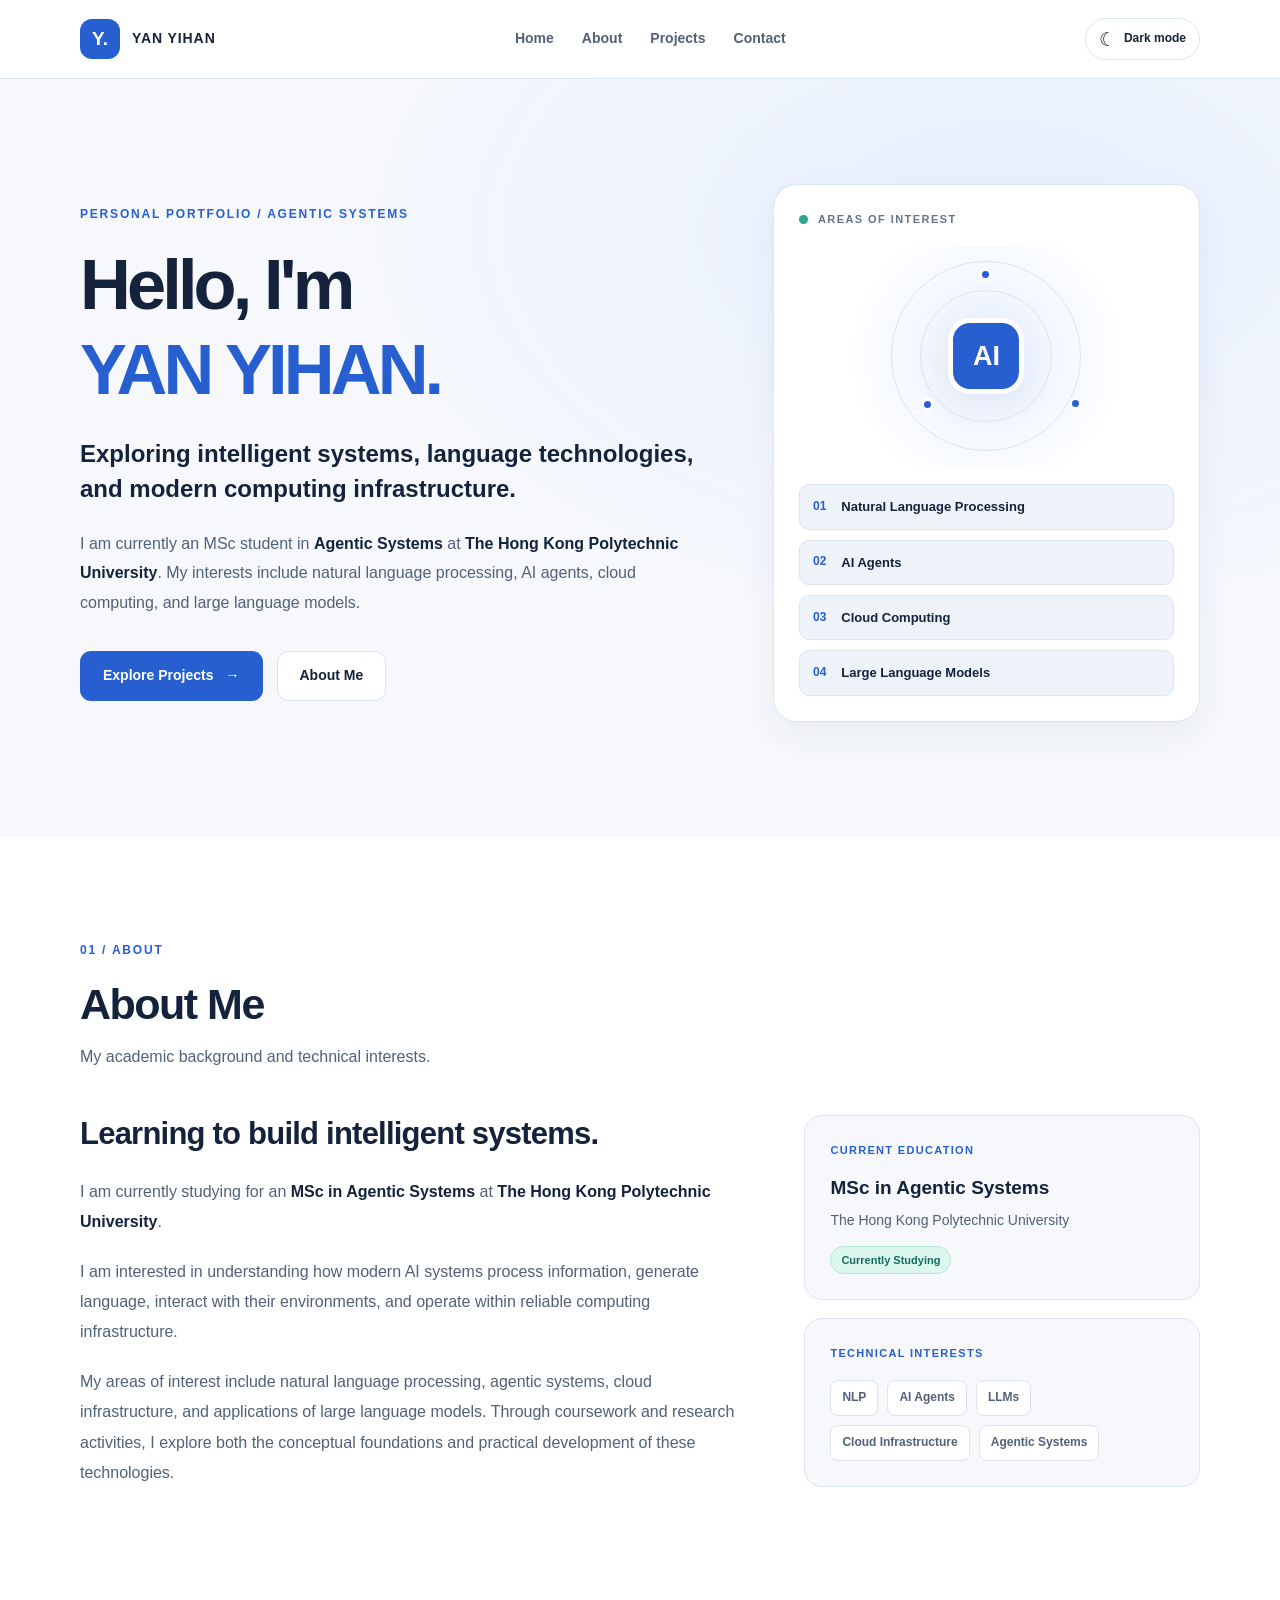
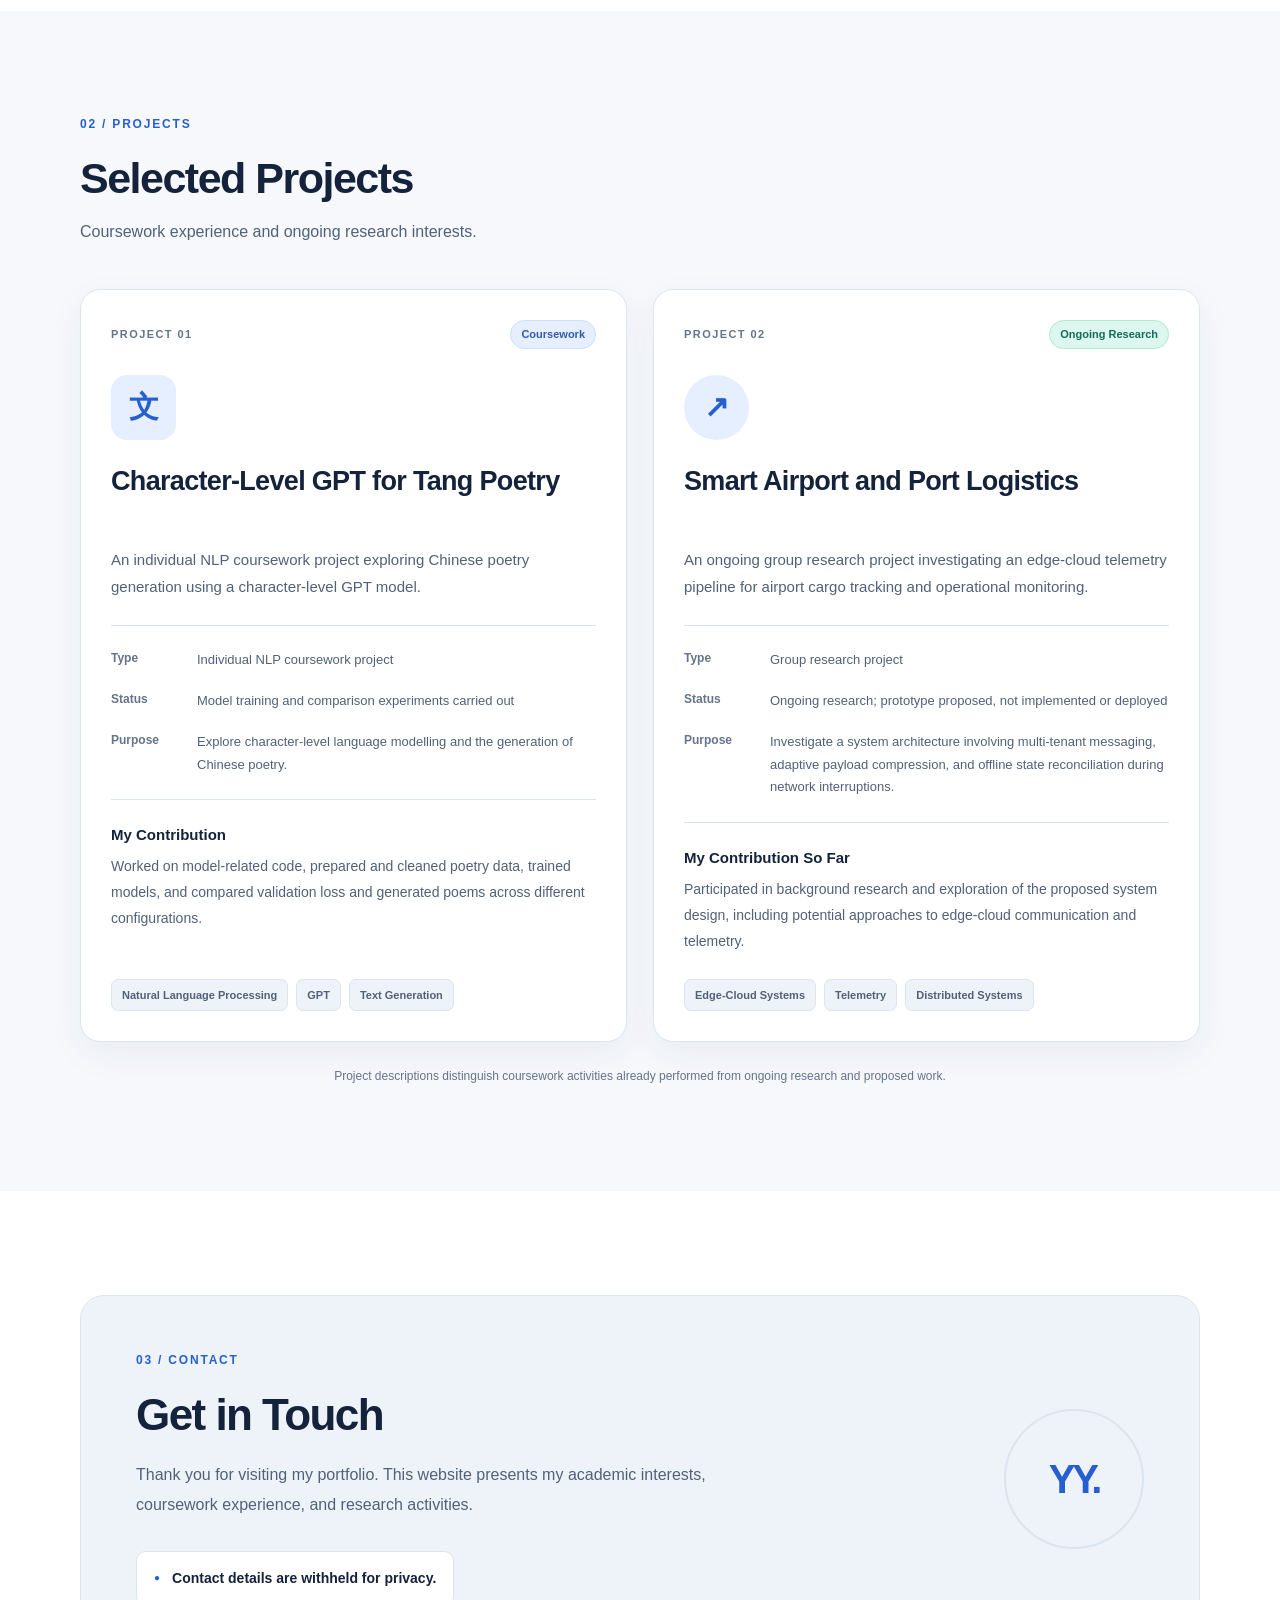
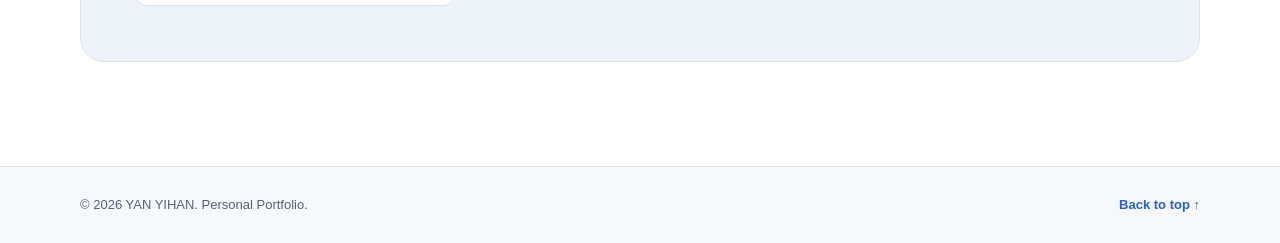
<file: v0/index.html>
<!DOCTYPE html>
<html lang="en" data-theme="light">
<head>
    <meta charset="UTF-8">
    <meta name="viewport" content="width=device-width, initial-scale=1.0">
    <meta name="description"
          content="Personal portfolio of YAN YIHAN, an MSc student in Agentic Systems at The Hong Kong Polytechnic University.">

    <title>YAN YIHAN | Personal Portfolio</title>

    <link rel="stylesheet" href="styles.css">
    <script src="script.js" defer></script>
</head>

<body>
    <!-- Accessibility: skip navigation -->
    <a class="skip-link" href="#main-content">
        Skip to main content
    </a>

    <!-- Header -->
    <header class="site-header">
        <div class="container header-inner">

            <a href="#home" class="brand" aria-label="YAN YIHAN, Home">
                <span class="brand-symbol" aria-hidden="true">Y.</span>
                <span class="brand-name">YAN YIHAN</span>
            </a>

            <nav class="main-nav" aria-label="Main navigation">
                <a href="#home">Home</a>
                <a href="#about">About</a>
                <a href="#projects">Projects</a>
                <a href="#contact">Contact</a>
            </nav>

            <button
                id="theme-toggle"
                class="theme-toggle"
                type="button"
                aria-label="Switch to dark mode"
                aria-pressed="false"
            >
                <span class="theme-toggle__icon" aria-hidden="true">
                    ☾
                </span>
                <span class="theme-toggle__label">Dark mode</span>
            </button>

        </div>
    </header>

    <!-- Main content -->
    <main id="main-content">

        <!-- Home -->
        <section id="home" class="hero-section">
            <div class="container hero-grid">

                <div class="hero-content">

                    <p class="eyebrow">
                        PERSONAL PORTFOLIO / AGENTIC SYSTEMS
                    </p>

                    <h1>
                        Hello, I'm
                        <span class="accent-text">YAN YIHAN.</span>
                    </h1>

                    <p class="hero-lead">
                        Exploring intelligent systems,
                        language technologies, and
                        modern computing infrastructure.
                    </p>

                    <p class="hero-description">
                        I am currently an MSc student in
                        <strong>Agentic Systems</strong> at
                        <strong>The Hong Kong Polytechnic University</strong>.
                        My interests include natural language processing,
                        AI agents, cloud computing, and large language models.
                    </p>

                    <div class="hero-actions">
                        <a href="#projects" class="button button-primary">
                            Explore Projects
                            <span aria-hidden="true">→</span>
                        </a>

                        <a href="#about" class="button button-secondary">
                            About Me
                        </a>
                    </div>

                </div>

                <!-- Decorative focus panel -->
                <aside class="focus-panel" aria-label="Research interests">

                    <div class="focus-panel-header">
                        <span class="focus-dot" aria-hidden="true"></span>
                        <span>AREAS OF INTEREST</span>
                    </div>

                    <div class="focus-graphic" aria-hidden="true">
                        <div class="orbit orbit-outer"></div>
                        <div class="orbit orbit-inner"></div>
                        <div class="orbit-center">AI</div>
                        <span class="orbit-node orbit-node-one"></span>
                        <span class="orbit-node orbit-node-two"></span>
                        <span class="orbit-node orbit-node-three"></span>
                    </div>

                    <div class="focus-list">
                        <div class="focus-item">
                            <span>01</span>
                            <strong>Natural Language Processing</strong>
                        </div>

                        <div class="focus-item">
                            <span>02</span>
                            <strong>AI Agents</strong>
                        </div>

                        <div class="focus-item">
                            <span>03</span>
                            <strong>Cloud Computing</strong>
                        </div>

                        <div class="focus-item">
                            <span>04</span>
                            <strong>Large Language Models</strong>
                        </div>
                    </div>

                </aside>

            </div>
        </section>

        <!-- About -->
        <section id="about" class="content-section about-section">
            <div class="container">

                <div class="section-heading">
                    <p class="eyebrow">01 / ABOUT</p>
                    <h2>About Me</h2>
                    <p class="section-intro">
                        My academic background and technical interests.
                    </p>
                </div>

                <div class="about-grid">

                    <div class="about-main">
                        <h3>Learning to build intelligent systems.</h3>

                        <p>
                            I am currently studying for an
                            <strong>MSc in Agentic Systems</strong>
                            at <strong>The Hong Kong Polytechnic University</strong>.
                        </p>

                        <p>
                            I am interested in understanding how modern
                            AI systems process information, generate language,
                            interact with their environments, and operate
                            within reliable computing infrastructure.
                        </p>

                        <p>
                            My areas of interest include natural language
                            processing, agentic systems, cloud infrastructure,
                            and applications of large language models.
                            Through coursework and research activities,
                            I explore both the conceptual foundations
                            and practical development of these technologies.
                        </p>
                    </div>

                    <div class="about-sidebar">

                        <div class="info-card">
                            <p class="info-label">CURRENT EDUCATION</p>

                            <h4>MSc in Agentic Systems</h4>

                            <p>
                                The Hong Kong Polytechnic University
                            </p>

                            <span class="status status-active">
                                Currently Studying
                            </span>
                        </div>

                        <div class="info-card">
                            <p class="info-label">TECHNICAL INTERESTS</p>

                            <div class="tag-list">
                                <span class="tag">NLP</span>
                                <span class="tag">AI Agents</span>
                                <span class="tag">LLMs</span>
                                <span class="tag">Cloud Infrastructure</span>
                                <span class="tag">Agentic Systems</span>
                            </div>
                        </div>

                    </div>

                </div>
            </div>
        </section>

        <!-- Projects -->
        <section id="projects" class="content-section projects-section">
            <div class="container">

                <div class="section-heading">
                    <p class="eyebrow">02 / PROJECTS</p>
                    <h2>Selected Projects</h2>
                    <p class="section-intro">
                        Coursework experience and ongoing research interests.
                    </p>
                </div>

                <div class="project-grid">

                    <!-- Project 1 -->
                    <article class="project-card">

                        <div class="project-top">
                            <span class="project-number">PROJECT 01</span>

                            <span class="status status-coursework">
                                Coursework
                            </span>
                        </div>

                        <div class="project-icon" aria-hidden="true">
                            <span>文</span>
                        </div>

                        <h3>Character-Level GPT for Tang Poetry</h3>

                        <p class="project-summary">
                            An individual NLP coursework project exploring
                            Chinese poetry generation using a
                            character-level GPT model.
                        </p>

                        <dl class="project-details">
                            <div>
                                <dt>Type</dt>
                                <dd>Individual NLP coursework project</dd>
                            </div>

                            <div>
                                <dt>Status</dt>
                                <dd>
                                    Model training and comparison
                                    experiments carried out
                                </dd>
                            </div>

                            <div>
                                <dt>Purpose</dt>
                                <dd>
                                    Explore character-level language modelling
                                    and the generation of Chinese poetry.
                                </dd>
                            </div>
                        </dl>

                        <div class="project-contribution">
                            <h4>My Contribution</h4>

                            <p>
                                Worked on model-related code, prepared and
                                cleaned poetry data, trained models, and
                                compared validation loss and generated poems
                                across different configurations.
                            </p>
                        </div>

                        <div class="project-tags" aria-label="Project topics">
                            <span>Natural Language Processing</span>
                            <span>GPT</span>
                            <span>Text Generation</span>
                        </div>

                    </article>

                    <!-- Project 2 -->
                    <article class="project-card">

                        <div class="project-top">
                            <span class="project-number">PROJECT 02</span>

                            <span class="status status-ongoing">
                                Ongoing Research
                            </span>
                        </div>

                        <div class="project-icon project-icon-cloud"
                             aria-hidden="true">
                            <span>↗</span>
                        </div>

                        <h3>Smart Airport and Port Logistics</h3>

                        <p class="project-summary">
                            An ongoing group research project investigating
                            an edge-cloud telemetry pipeline for airport
                            cargo tracking and operational monitoring.
                        </p>

                        <dl class="project-details">
                            <div>
                                <dt>Type</dt>
                                <dd>Group research project</dd>
                            </div>

                            <div>
                                <dt>Status</dt>
                                <dd>
                                    Ongoing research; prototype proposed,
                                    not implemented or deployed
                                </dd>
                            </div>

                            <div>
                                <dt>Purpose</dt>
                                <dd>
                                    Investigate a system architecture
                                    involving multi-tenant messaging,
                                    adaptive payload compression, and
                                    offline state reconciliation during
                                    network interruptions.
                                </dd>
                            </div>
                        </dl>

                        <div class="project-contribution">
                            <h4>My Contribution So Far</h4>

                            <p>
                                Participated in background research and
                                exploration of the proposed system design,
                                including potential approaches to
                                edge-cloud communication and telemetry.
                            </p>
                        </div>

                        <div class="project-tags" aria-label="Project topics">
                            <span>Edge-Cloud Systems</span>
                            <span>Telemetry</span>
                            <span>Distributed Systems</span>
                        </div>

                    </article>

                </div>

                <p class="project-note">
                    Project descriptions distinguish coursework activities
                    already performed from ongoing research and proposed work.
                </p>

            </div>
        </section>

        <!-- Contact -->
        <section id="contact" class="content-section contact-section">
            <div class="container">

                <div class="contact-panel">

                    <div>
                        <p class="eyebrow">03 / CONTACT</p>

                        <h2>Get in Touch</h2>

                        <p>
                            Thank you for visiting my portfolio.
                            This website presents my academic interests,
                            coursework experience, and research activities.
                        </p>

                        <p class="privacy-message">
                            <span aria-hidden="true">●</span>
                            Contact details are withheld for privacy.
                        </p>
                    </div>

                    <div class="contact-decoration" aria-hidden="true">
                        <span>YY.</span>
                    </div>

                </div>

            </div>
        </section>

    </main>

    <!-- Footer -->
    <footer class="site-footer">
        <div class="container footer-inner">

            <p>
                © <span id="current-year">2026</span> YAN YIHAN.
                Personal Portfolio.
            </p>

            <a href="#home" class="back-to-top">
                Back to top <span aria-hidden="true">↑</span>
            </a>

        </div>
    </footer>

</body>
</html>
</file>
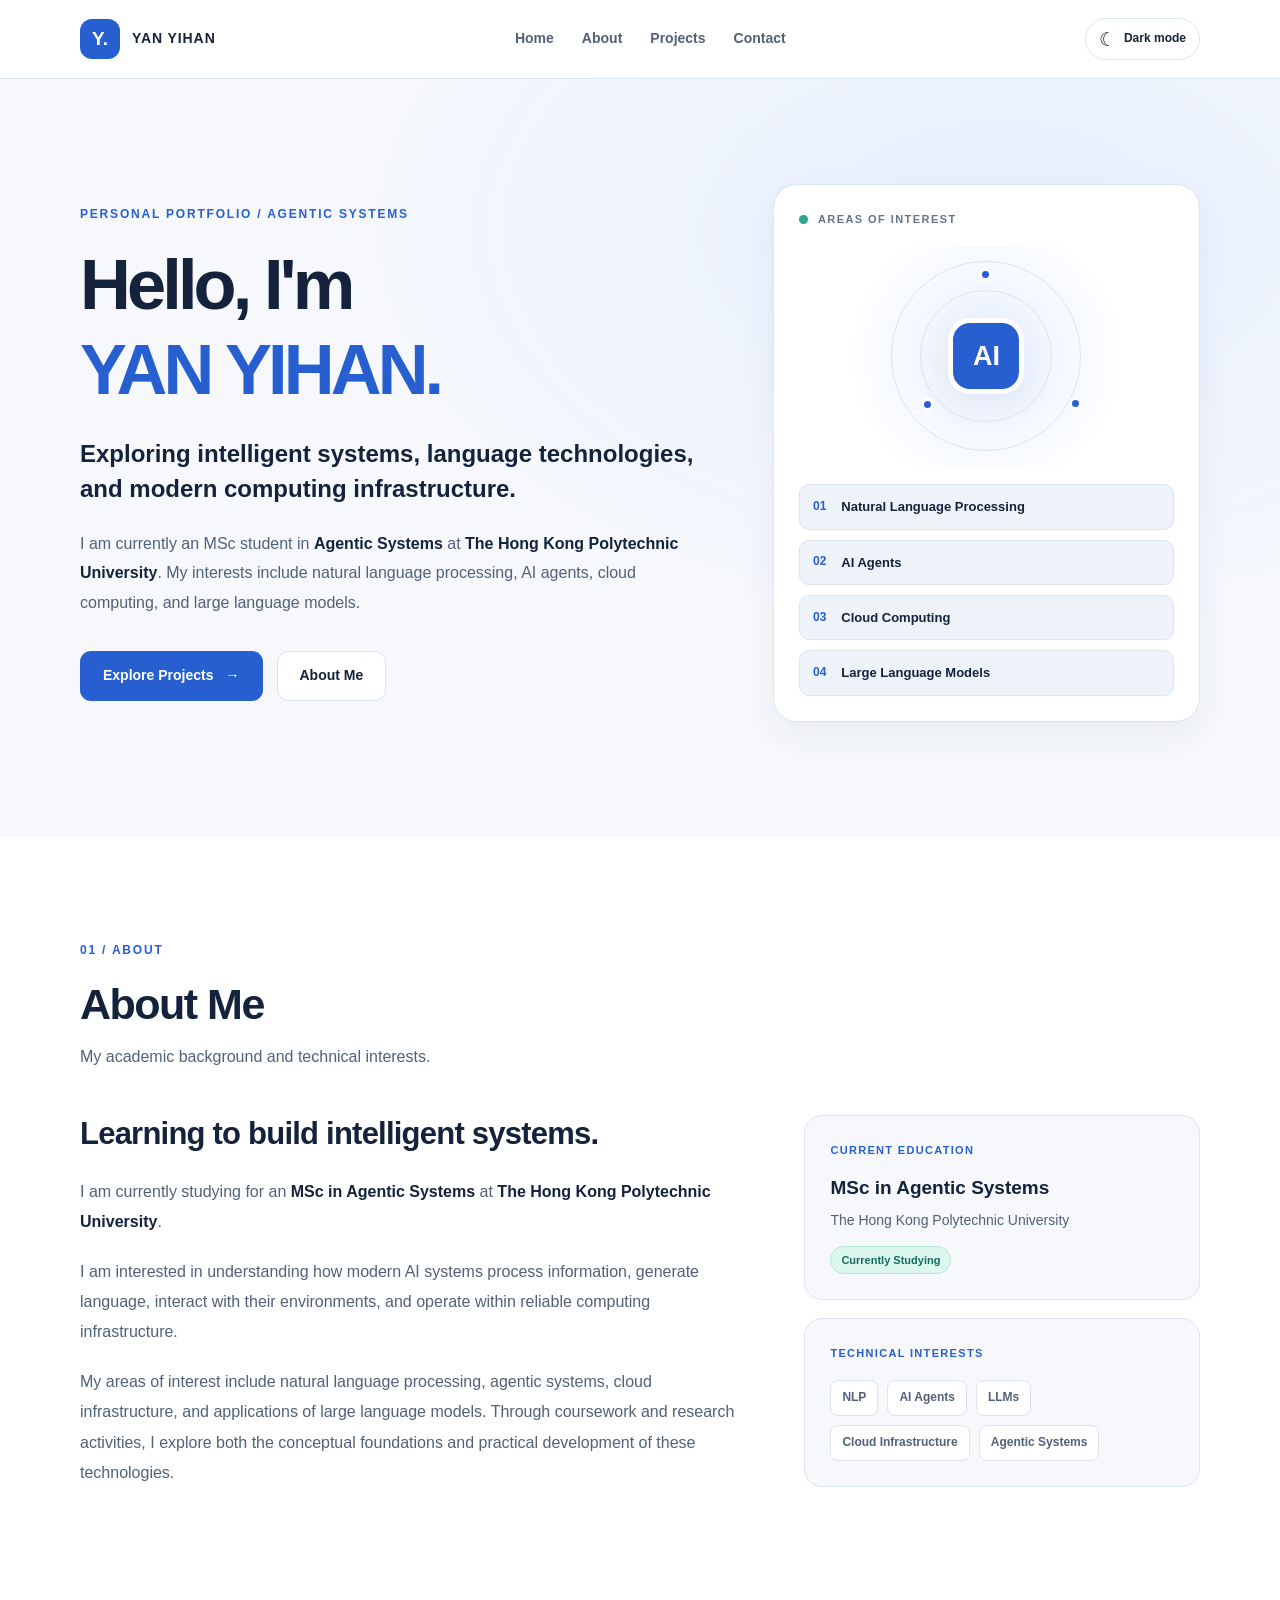
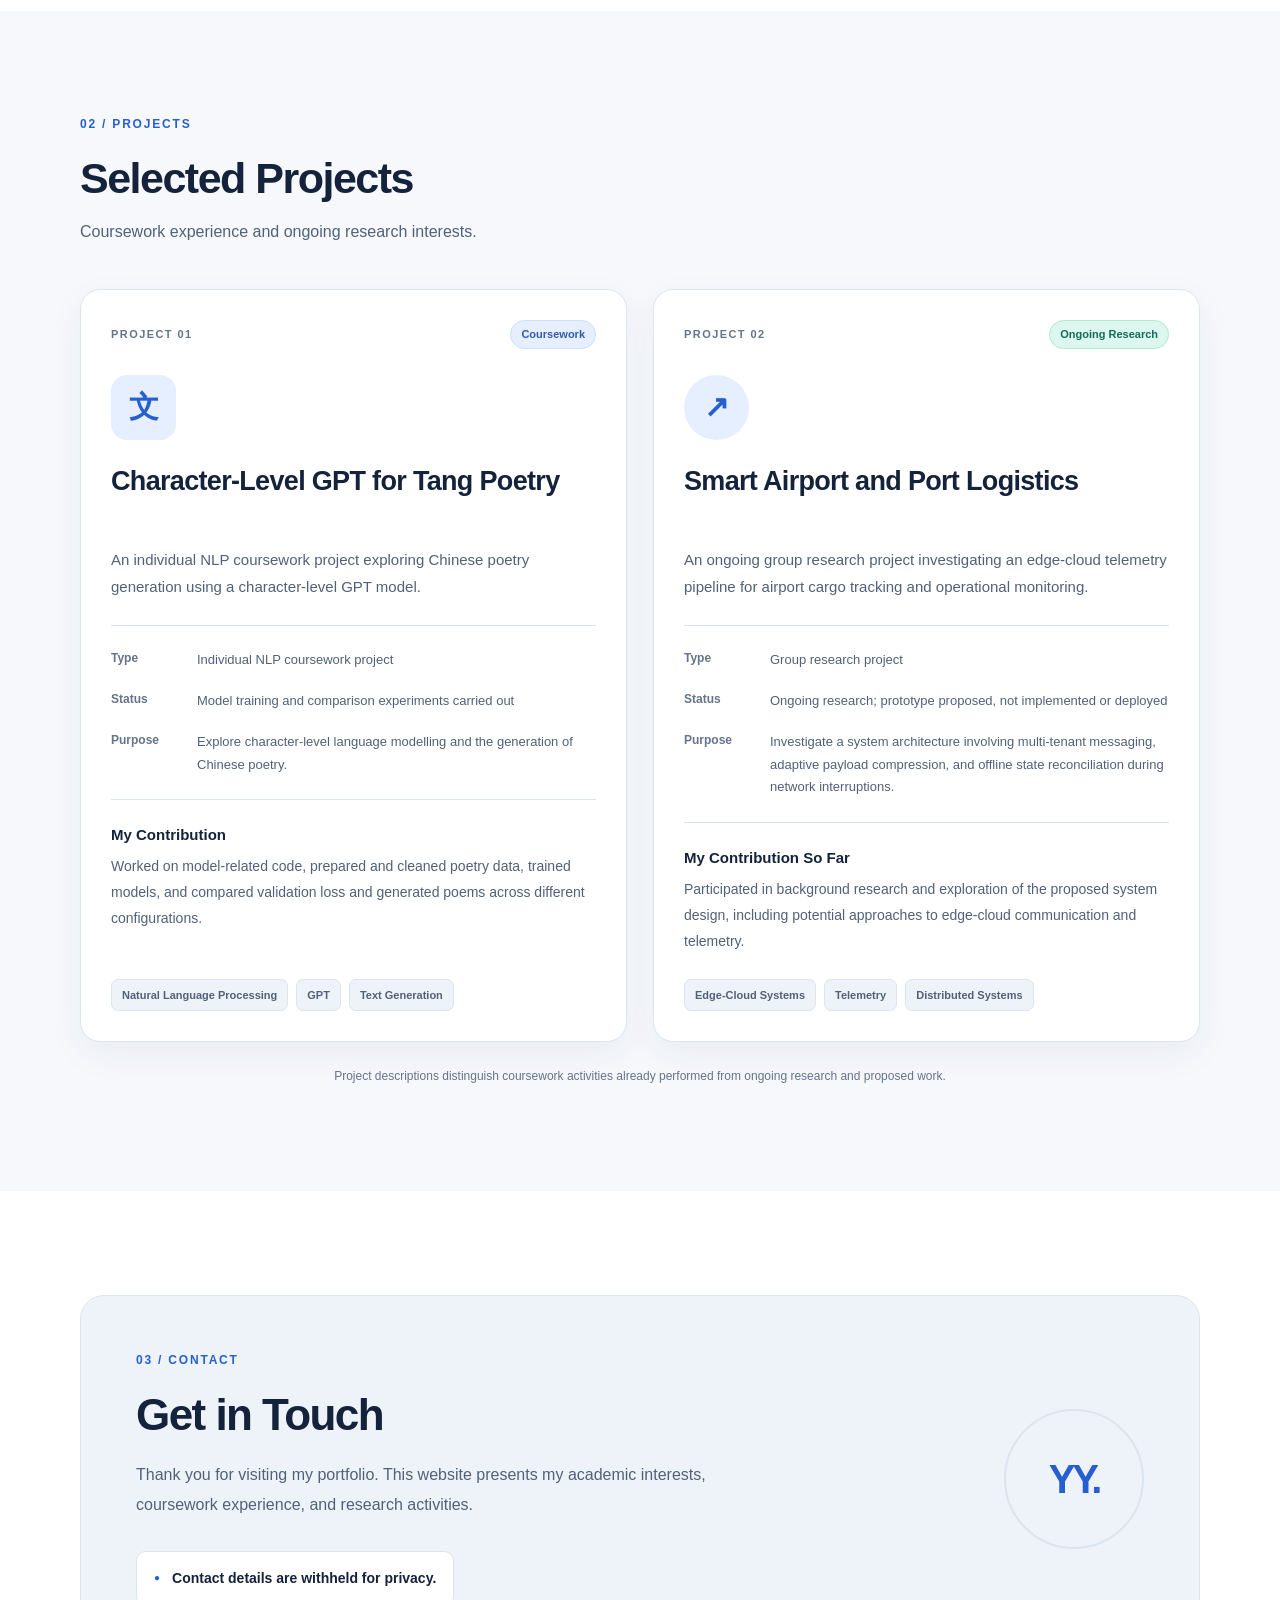
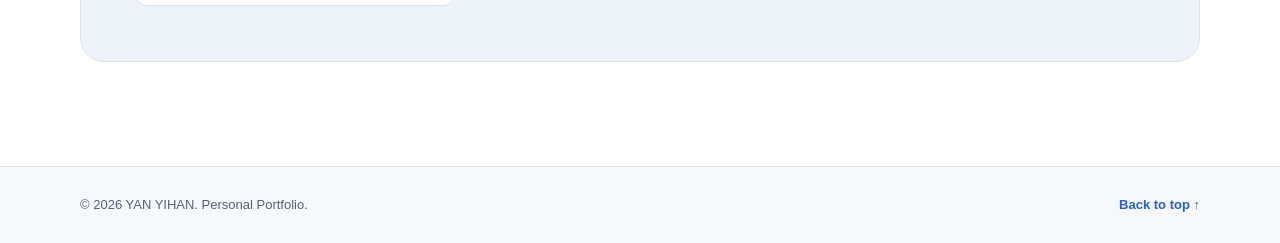
<file: v1/index.html>
<!DOCTYPE html>
<html lang="en" data-theme="light">
<head>
    <meta charset="UTF-8">
    <meta name="viewport" content="width=device-width, initial-scale=1.0">
    <meta name="description"
          content="Personal portfolio of YAN YIHAN, an MSc student in Agentic Systems at The Hong Kong Polytechnic University.">

    <title>YAN YIHAN | Personal Portfolio</title>

    <link rel="stylesheet" href="styles.css">
    <script src="script.js" defer></script>
</head>

<body>
    <!-- Accessibility: skip navigation -->
    <a class="skip-link" href="#main-content">
        Skip to main content
    </a>

    <!-- Header -->
    <header class="site-header">
        <div class="container header-inner">

            <a href="#home" class="brand" aria-label="YAN YIHAN, Home">
                <span class="brand-symbol" aria-hidden="true">Y.</span>
                <span class="brand-name">YAN YIHAN</span>
            </a>

            <nav class="main-nav" aria-label="Main navigation">
                <a href="#home">Home</a>
                <a href="#about">About</a>
                <a href="#projects">Projects</a>
                <a href="#contact">Contact</a>
            </nav>

            <button
                id="theme-toggle"
                class="theme-toggle"
                type="button"
                aria-label="Switch to dark mode"
                aria-pressed="false"
            >
                <span class="theme-toggle__icon" aria-hidden="true">
                    ☾
                </span>
                <span class="theme-toggle__label">Dark mode</span>
            </button>

        </div>
    </header>

    <!-- Main content -->
    <main id="main-content">

        <!-- Home -->
        <section id="home" class="hero-section">
            <div class="container hero-grid">

                <div class="hero-content">

                    <p class="eyebrow">
                        PERSONAL PORTFOLIO / AGENTIC SYSTEMS
                    </p>

                    <h1>
                        Hello, I'm
                        <span class="accent-text">YAN YIHAN.</span>
                    </h1>

                    <p class="hero-lead">
                        Exploring intelligent systems,
                        language technologies, and
                        modern computing infrastructure.
                    </p>

                    <p class="hero-description">
                        I am currently an MSc student in
                        <strong>Agentic Systems</strong> at
                        <strong>The Hong Kong Polytechnic University</strong>.
                        My interests include natural language processing,
                        AI agents, cloud computing, and large language models.
                    </p>

                    <div class="hero-actions">
                        <a href="#projects" class="button button-primary">
                            Explore Projects
                            <span aria-hidden="true">→</span>
                        </a>

                        <a href="#about" class="button button-secondary">
                            About Me
                        </a>
                    </div>

                </div>

                <!-- Decorative focus panel -->
                <aside class="focus-panel" aria-label="Research interests">

                    <div class="focus-panel-header">
                        <span class="focus-dot" aria-hidden="true"></span>
                        <span>AREAS OF INTEREST</span>
                    </div>

                    <div class="focus-graphic" aria-hidden="true">
                        <div class="orbit orbit-outer"></div>
                        <div class="orbit orbit-inner"></div>
                        <div class="orbit-center">AI</div>
                        <span class="orbit-node orbit-node-one"></span>
                        <span class="orbit-node orbit-node-two"></span>
                        <span class="orbit-node orbit-node-three"></span>
                    </div>

                    <div class="focus-list">
                        <div class="focus-item">
                            <span>01</span>
                            <strong>Natural Language Processing</strong>
                        </div>

                        <div class="focus-item">
                            <span>02</span>
                            <strong>AI Agents</strong>
                        </div>

                        <div class="focus-item">
                            <span>03</span>
                            <strong>Cloud Computing</strong>
                        </div>

                        <div class="focus-item">
                            <span>04</span>
                            <strong>Large Language Models</strong>
                        </div>
                    </div>

                </aside>

            </div>
        </section>

        <!-- About -->
        <section class="content-section about-section">
            <div class="container">

                <div id="about" class="section-heading">
                    <p class="eyebrow">01 / ABOUT</p>
                    <h2>About Me</h2>
                    <p class="section-intro">
                        My academic background and technical interests.
                    </p>
                </div>

                <div class="about-grid">

                    <div class="about-main">
                        <h3>Learning to build intelligent systems.</h3>

                        <p>
                            I am currently studying for an
                            <strong>MSc in Agentic Systems</strong>
                            at <strong>The Hong Kong Polytechnic University</strong>.
                        </p>

                        <p>
                            I am interested in understanding how modern
                            AI systems process information, generate language,
                            interact with their environments, and operate
                            within reliable computing infrastructure.
                        </p>

                        <p>
                            My areas of interest include natural language
                            processing, agentic systems, cloud infrastructure,
                            and applications of large language models.
                            Through coursework and research activities,
                            I explore both the conceptual foundations
                            and practical development of these technologies.
                        </p>
                    </div>

                    <div class="about-sidebar">

                        <div class="info-card">
                            <p class="info-label">CURRENT EDUCATION</p>

                            <h4>MSc in Agentic Systems</h4>

                            <p>
                                The Hong Kong Polytechnic University
                            </p>

                            <span class="status status-active">
                                Currently Studying
                            </span>
                        </div>

                        <div class="info-card">
                            <p class="info-label">TECHNICAL INTERESTS</p>

                            <div class="tag-list">
                                <span class="tag">NLP</span>
                                <span class="tag">AI Agents</span>
                                <span class="tag">LLMs</span>
                                <span class="tag">Cloud Infrastructure</span>
                                <span class="tag">Agentic Systems</span>
                            </div>
                        </div>

                    </div>

                </div>
            </div>
        </section>

        <!-- Projects -->
        <section class="content-section projects-section">
            <div class="container">

                <div id="projects" class="section-heading">
                    <p class="eyebrow">02 / PROJECTS</p>
                    <h2>Selected Projects</h2>
                    <p class="section-intro">
                        Coursework experience and ongoing research interests.
                    </p>
                </div>

                <div class="project-grid">

                    <!-- Project 1 -->
                    <article class="project-card">

                        <div class="project-top">
                            <span class="project-number">PROJECT 01</span>

                            <span class="status status-coursework">
                                Coursework
                            </span>
                        </div>

                        <div class="project-icon" aria-hidden="true">
                            <span>文</span>
                        </div>

                        <h3>Character-Level GPT for Tang Poetry</h3>

                        <p class="project-summary">
                            An individual NLP coursework project exploring
                            Chinese poetry generation using a
                            character-level GPT model.
                        </p>

                        <dl class="project-details">
                            <div>
                                <dt>Type</dt>
                                <dd>Individual NLP coursework project</dd>
                            </div>

                            <div>
                                <dt>Status</dt>
                                <dd>
                                    Model training and comparison
                                    experiments carried out
                                </dd>
                            </div>

                            <div>
                                <dt>Purpose</dt>
                                <dd>
                                    Explore character-level language modelling
                                    and the generation of Chinese poetry.
                                </dd>
                            </div>
                        </dl>

                        <div class="project-contribution">
                            <h4>My Contribution</h4>

                            <p>
                                Worked on model-related code, prepared and
                                cleaned poetry data, trained models, and
                                compared validation loss and generated poems
                                across different configurations.
                            </p>
                        </div>

                        <div class="project-tags" aria-label="Project topics">
                            <span>Natural Language Processing</span>
                            <span>GPT</span>
                            <span>Text Generation</span>
                        </div>

                    </article>

                    <!-- Project 2 -->
                    <article class="project-card">

                        <div class="project-top">
                            <span class="project-number">PROJECT 02</span>

                            <span class="status status-ongoing">
                                Ongoing Research
                            </span>
                        </div>

                        <div class="project-icon project-icon-cloud"
                             aria-hidden="true">
                            <span>↗</span>
                        </div>

                        <h3>Smart Airport and Port Logistics</h3>

                        <p class="project-summary">
                            An ongoing group research project investigating
                            an edge-cloud telemetry pipeline for airport
                            cargo tracking and operational monitoring.
                        </p>

                        <dl class="project-details">
                            <div>
                                <dt>Type</dt>
                                <dd>Group research project</dd>
                            </div>

                            <div>
                                <dt>Status</dt>
                                <dd>
                                    Ongoing research; prototype proposed,
                                    not implemented or deployed
                                </dd>
                            </div>

                            <div>
                                <dt>Purpose</dt>
                                <dd>
                                    Investigate a system architecture
                                    involving multi-tenant messaging,
                                    adaptive payload compression, and
                                    offline state reconciliation during
                                    network interruptions.
                                </dd>
                            </div>
                        </dl>

                        <div class="project-contribution">
                            <h4>My Contribution So Far</h4>

                            <p>
                                Participated in background research and
                                exploration of the proposed system design,
                                including potential approaches to
                                edge-cloud communication and telemetry.
                            </p>
                        </div>

                        <div class="project-tags" aria-label="Project topics">
                            <span>Edge-Cloud Systems</span>
                            <span>Telemetry</span>
                            <span>Distributed Systems</span>
                        </div>

                    </article>

                </div>

                <p class="project-note">
                    Project descriptions distinguish coursework activities
                    already performed from ongoing research and proposed work.
                </p>

            </div>
        </section>

        <!-- Contact -->
        <section class="content-section contact-section">
            <div class="container">

                <div class="contact-panel">

                    <div id="contact">
                        <p class="eyebrow">03 / CONTACT</p>

                        <h2>Get in Touch</h2>

                        <p>
                            Thank you for visiting my portfolio.
                            This website presents my academic interests,
                            coursework experience, and research activities.
                        </p>

                        <p class="privacy-message">
                            <span aria-hidden="true">●</span>
                            Contact details are withheld for privacy.
                        </p>
                    </div>

                    <div class="contact-decoration" aria-hidden="true">
                        <span>YY.</span>
                    </div>

                </div>

            </div>
        </section>

    </main>

    <!-- Footer -->
    <footer class="site-footer">
        <div class="container footer-inner">

            <p>
                © <span id="current-year">2026</span> YAN YIHAN.
                Personal Portfolio.
            </p>

            <a href="#home" class="back-to-top">
                Back to top <span aria-hidden="true">↑</span>
            </a>

        </div>
    </footer>

</body>
</html>
</file>
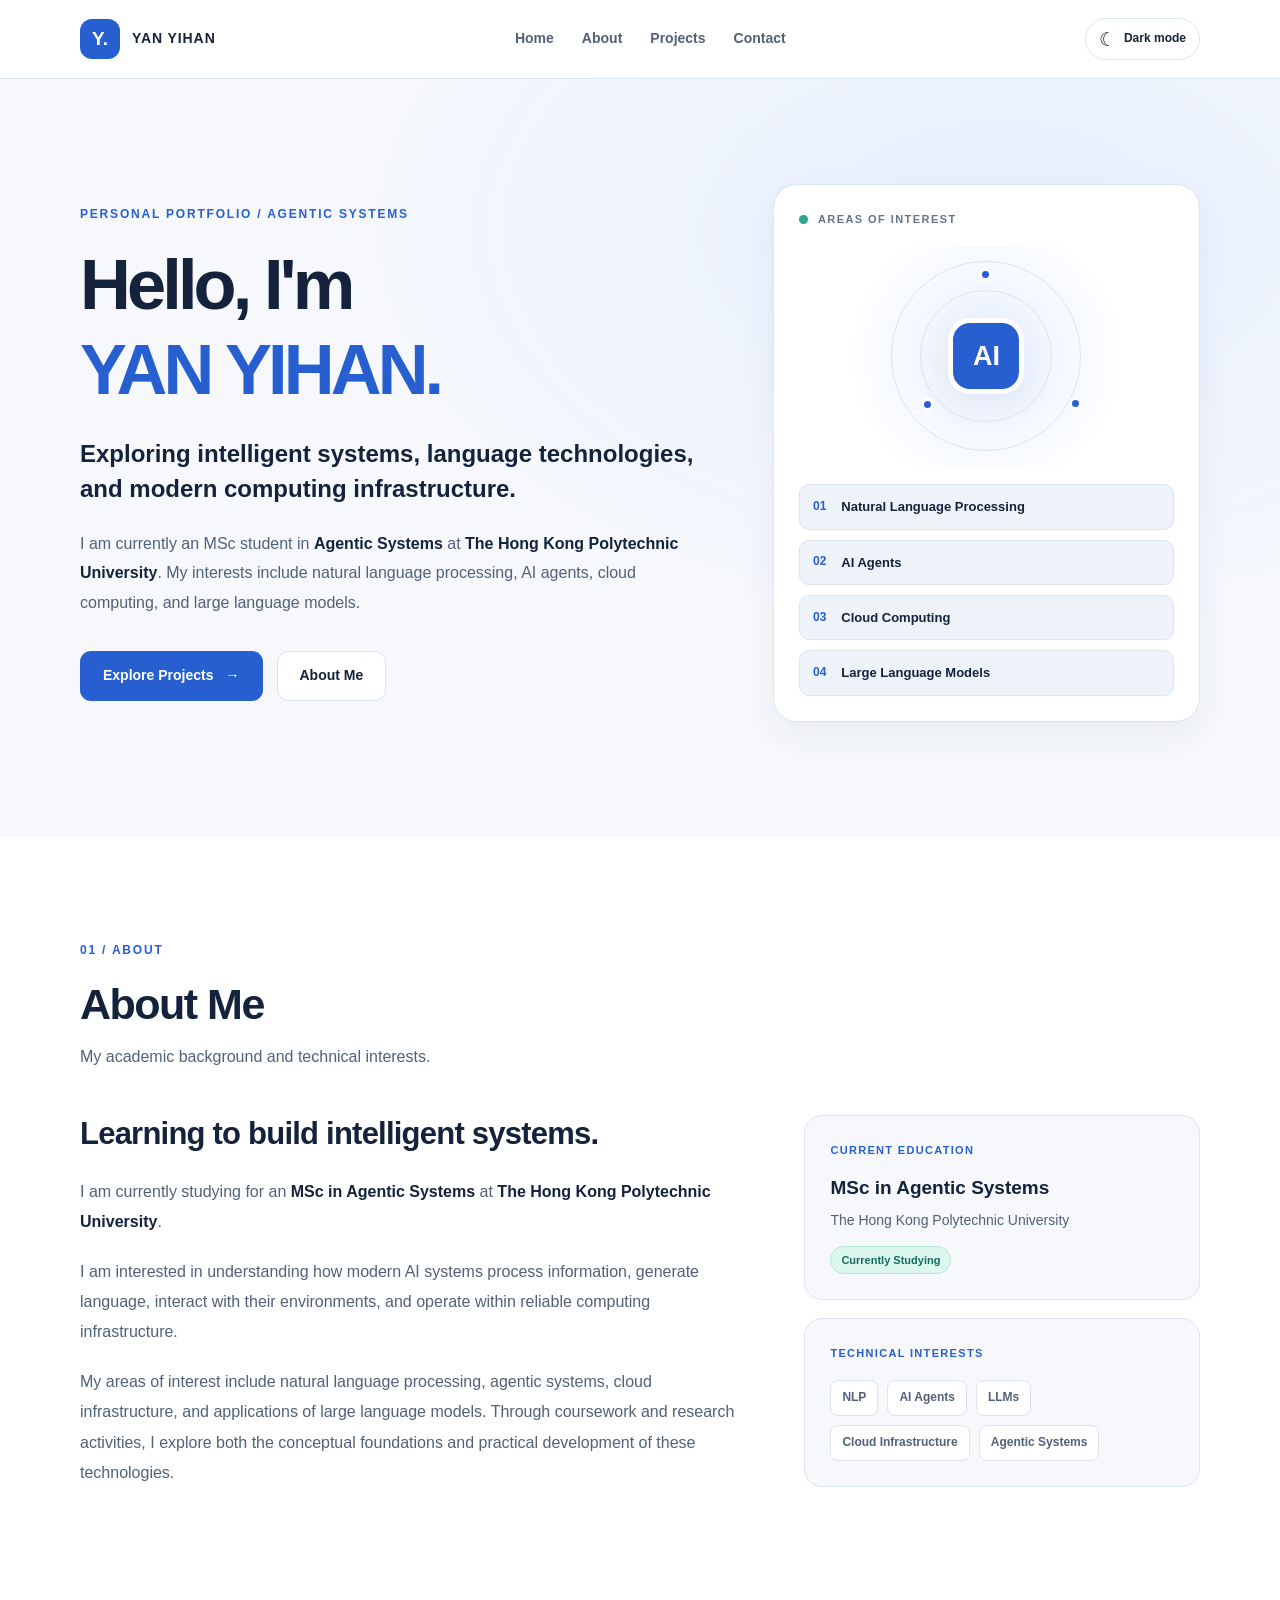
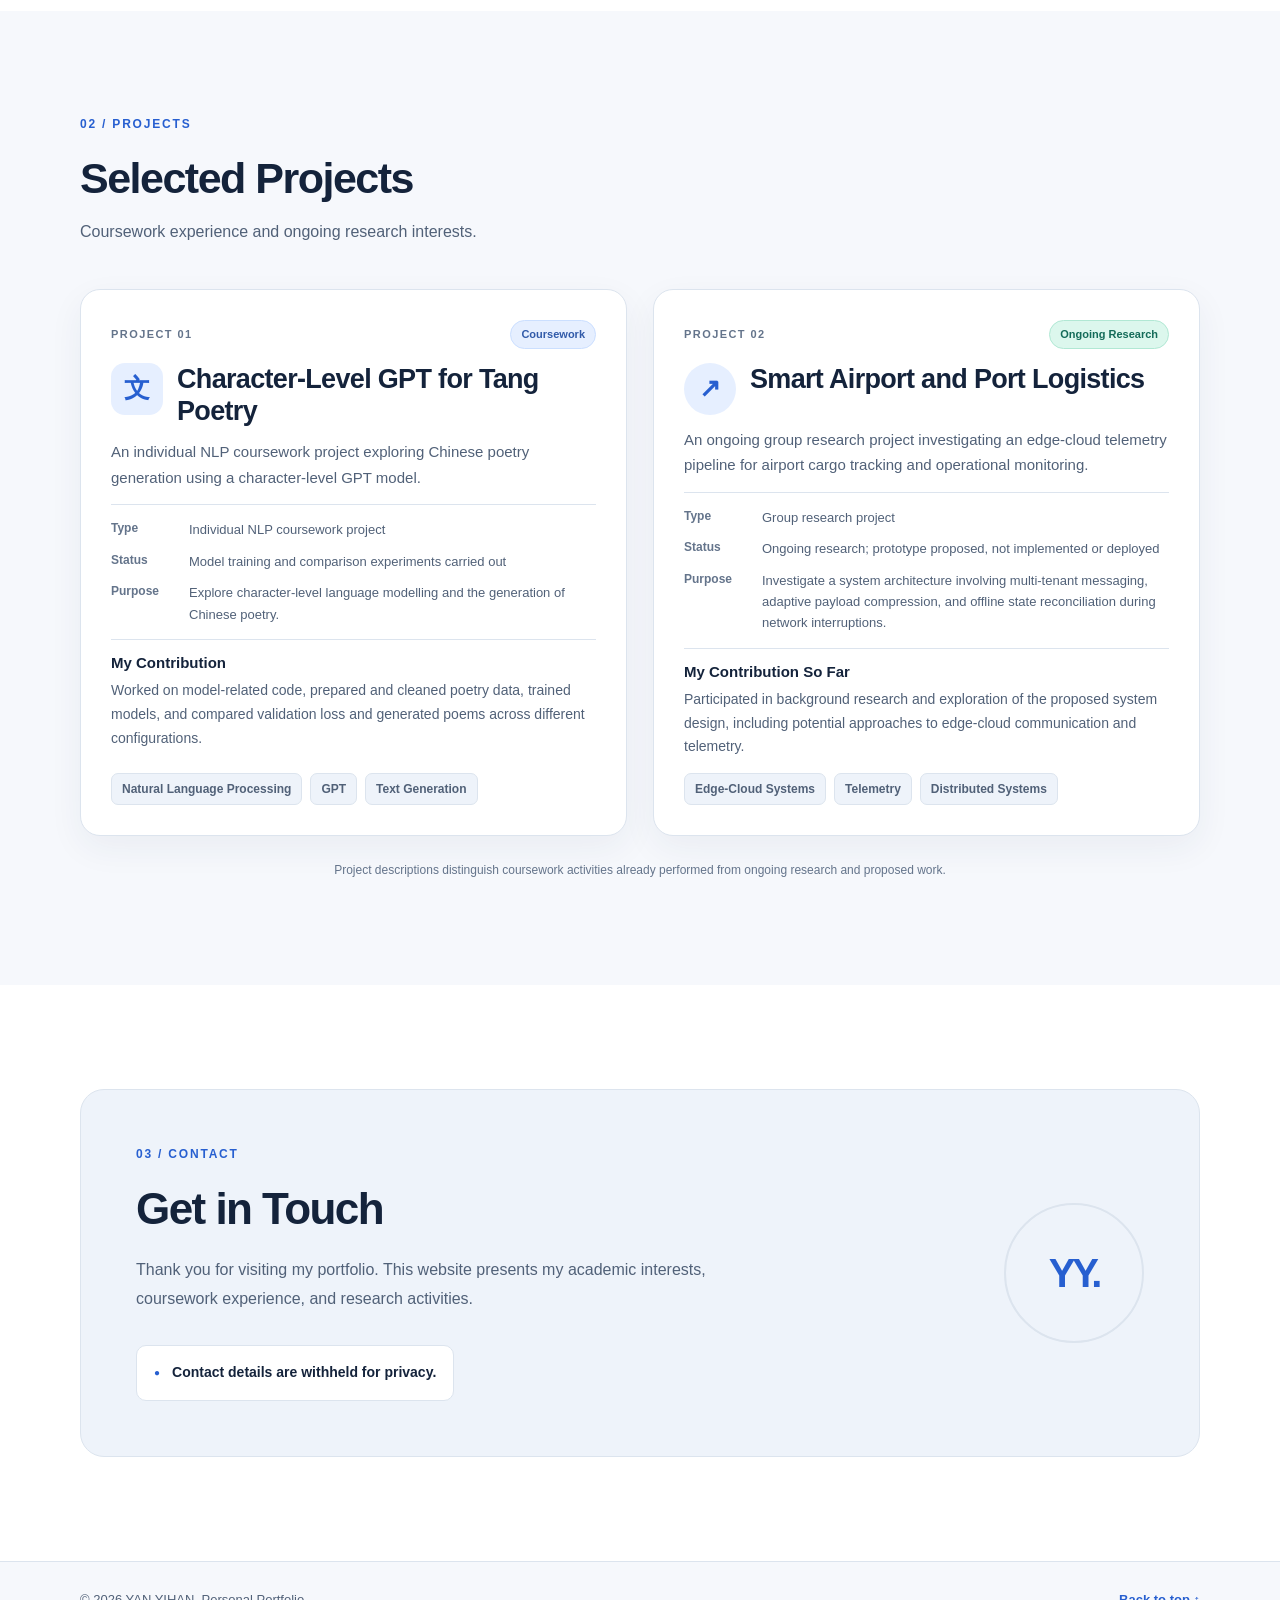
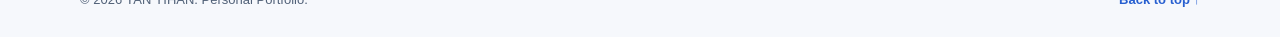
<file: v2/index.html>
<!DOCTYPE html>
<html lang="en" data-theme="light">
<head>
    <meta charset="UTF-8">
    <meta name="viewport" content="width=device-width, initial-scale=1.0">
    <meta name="description"
          content="Personal portfolio of YAN YIHAN, an MSc student in Agentic Systems at The Hong Kong Polytechnic University.">

    <title>YAN YIHAN | Personal Portfolio</title>

    <link rel="stylesheet" href="styles.css">
    <script src="script.js" defer></script>
</head>

<body>
    <!-- Accessibility: skip navigation -->
    <a class="skip-link" href="#main-content">
        Skip to main content
    </a>

    <!-- Header -->
    <header class="site-header">
        <div class="container header-inner">

            <a href="#home" class="brand" aria-label="YAN YIHAN, Home">
                <span class="brand-symbol" aria-hidden="true">Y.</span>
                <span class="brand-name">YAN YIHAN</span>
            </a>

            <nav class="main-nav" aria-label="Main navigation">
                <a href="#home">Home</a>
                <a href="#about">About</a>
                <a href="#projects">Projects</a>
                <a href="#contact">Contact</a>
            </nav>

            <button
                id="theme-toggle"
                class="theme-toggle"
                type="button"
                aria-label="Switch to dark mode"
                aria-pressed="false"
            >
                <span class="theme-toggle__icon" aria-hidden="true">
                    ☾
                </span>
                <span class="theme-toggle__label">Dark mode</span>
            </button>

        </div>
    </header>

    <!-- Main content -->
    <main id="main-content">

        <!-- Home -->
        <section id="home" class="hero-section">
            <div class="container hero-grid">

                <div class="hero-content">

                    <p class="eyebrow">
                        PERSONAL PORTFOLIO / AGENTIC SYSTEMS
                    </p>

                    <h1>
                        Hello, I'm
                        <span class="accent-text">YAN YIHAN.</span>
                    </h1>

                    <p class="hero-lead">
                        Exploring intelligent systems,
                        language technologies, and
                        modern computing infrastructure.
                    </p>

                    <p class="hero-description">
                        I am currently an MSc student in
                        <strong>Agentic Systems</strong> at
                        <strong>The Hong Kong Polytechnic University</strong>.
                        My interests include natural language processing,
                        AI agents, cloud computing, and large language models.
                    </p>

                    <div class="hero-actions">
                        <a href="#projects" class="button button-primary">
                            Explore Projects
                            <span aria-hidden="true">→</span>
                        </a>

                        <a href="#about" class="button button-secondary">
                            About Me
                        </a>
                    </div>

                </div>

                <!-- Decorative focus panel -->
                <aside class="focus-panel" aria-label="Research interests">

                    <div class="focus-panel-header">
                        <span class="focus-dot" aria-hidden="true"></span>
                        <span>AREAS OF INTEREST</span>
                    </div>

                    <div class="focus-graphic" aria-hidden="true">
                        <div class="orbit orbit-outer"></div>
                        <div class="orbit orbit-inner"></div>
                        <div class="orbit-center">AI</div>
                        <span class="orbit-node orbit-node-one"></span>
                        <span class="orbit-node orbit-node-two"></span>
                        <span class="orbit-node orbit-node-three"></span>
                    </div>

                    <div class="focus-list">
                        <div class="focus-item">
                            <span>01</span>
                            <strong>Natural Language Processing</strong>
                        </div>

                        <div class="focus-item">
                            <span>02</span>
                            <strong>AI Agents</strong>
                        </div>

                        <div class="focus-item">
                            <span>03</span>
                            <strong>Cloud Computing</strong>
                        </div>

                        <div class="focus-item">
                            <span>04</span>
                            <strong>Large Language Models</strong>
                        </div>
                    </div>

                </aside>

            </div>
        </section>

        <!-- About -->
        <section id="about" class="content-section about-section">
            <div class="container">

                <div class="section-heading">
                    <p class="eyebrow">01 / ABOUT</p>
                    <h2>About Me</h2>
                    <p class="section-intro">
                        My academic background and technical interests.
                    </p>
                </div>

                <div class="about-grid">

                    <div class="about-main">
                        <h3>Learning to build intelligent systems.</h3>

                        <p>
                            I am currently studying for an
                            <strong>MSc in Agentic Systems</strong>
                            at <strong>The Hong Kong Polytechnic University</strong>.
                        </p>

                        <p>
                            I am interested in understanding how modern
                            AI systems process information, generate language,
                            interact with their environments, and operate
                            within reliable computing infrastructure.
                        </p>

                        <p>
                            My areas of interest include natural language
                            processing, agentic systems, cloud infrastructure,
                            and applications of large language models.
                            Through coursework and research activities,
                            I explore both the conceptual foundations
                            and practical development of these technologies.
                        </p>
                    </div>

                    <div class="about-sidebar">

                        <div class="info-card">
                            <p class="info-label">CURRENT EDUCATION</p>

                            <h4>MSc in Agentic Systems</h4>

                            <p>
                                The Hong Kong Polytechnic University
                            </p>

                            <span class="status status-active">
                                Currently Studying
                            </span>
                        </div>

                        <div class="info-card">
                            <p class="info-label">TECHNICAL INTERESTS</p>

                            <div class="tag-list">
                                <span class="tag">NLP</span>
                                <span class="tag">AI Agents</span>
                                <span class="tag">LLMs</span>
                                <span class="tag">Cloud Infrastructure</span>
                                <span class="tag">Agentic Systems</span>
                            </div>
                        </div>

                    </div>

                </div>
            </div>
        </section>

        <!-- Projects -->
        <section id="projects" class="content-section projects-section">
            <div class="container">

                <div class="section-heading">
                    <p class="eyebrow">02 / PROJECTS</p>
                    <h2>Selected Projects</h2>
                    <p class="section-intro">
                        Coursework experience and ongoing research interests.
                    </p>
                </div>

                <div class="project-grid">

                    <!-- Project 1 -->
                    <article class="project-card">

                        <div class="project-top">
                            <span class="project-number">PROJECT 01</span>

                            <span class="status status-coursework">
                                Coursework
                            </span>
                        </div>

                        <div class="project-heading">
                            <div class="project-icon" aria-hidden="true">
                                <span>文</span>
                            </div>
                            <h3>Character-Level GPT for Tang Poetry</h3>
                        </div>

                        <p class="project-summary">
                            An individual NLP coursework project exploring
                            Chinese poetry generation using a
                            character-level GPT model.
                        </p>

                        <dl class="project-details">
                            <div>
                                <dt>Type</dt>
                                <dd>Individual NLP coursework project</dd>
                            </div>

                            <div>
                                <dt>Status</dt>
                                <dd>
                                    Model training and comparison
                                    experiments carried out
                                </dd>
                            </div>

                            <div>
                                <dt>Purpose</dt>
                                <dd>
                                    Explore character-level language modelling
                                    and the generation of Chinese poetry.
                                </dd>
                            </div>
                        </dl>

                        <div class="project-contribution">
                            <h4>My Contribution</h4>

                            <p>
                                Worked on model-related code, prepared and
                                cleaned poetry data, trained models, and
                                compared validation loss and generated poems
                                across different configurations.
                            </p>
                        </div>

                        <div class="project-tags" aria-label="Project topics">
                            <span>Natural Language Processing</span>
                            <span>GPT</span>
                            <span>Text Generation</span>
                        </div>

                    </article>

                    <!-- Project 2 -->
                    <article class="project-card">

                        <div class="project-top">
                            <span class="project-number">PROJECT 02</span>

                            <span class="status status-ongoing">
                                Ongoing Research
                            </span>
                        </div>

                        <div class="project-heading">
                            <div class="project-icon project-icon-cloud" aria-hidden="true">
                                <span>↗</span>
                            </div>
                            <h3>Smart Airport and Port Logistics</h3>
                        </div>

                        <p class="project-summary">
                            An ongoing group research project investigating
                            an edge-cloud telemetry pipeline for airport
                            cargo tracking and operational monitoring.
                        </p>

                        <dl class="project-details">
                            <div>
                                <dt>Type</dt>
                                <dd>Group research project</dd>
                            </div>

                            <div>
                                <dt>Status</dt>
                                <dd>
                                    Ongoing research; prototype proposed,
                                    not implemented or deployed
                                </dd>
                            </div>

                            <div>
                                <dt>Purpose</dt>
                                <dd>
                                    Investigate a system architecture
                                    involving multi-tenant messaging,
                                    adaptive payload compression, and
                                    offline state reconciliation during
                                    network interruptions.
                                </dd>
                            </div>
                        </dl>

                        <div class="project-contribution">
                            <h4>My Contribution So Far</h4>

                            <p>
                                Participated in background research and
                                exploration of the proposed system design,
                                including potential approaches to
                                edge-cloud communication and telemetry.
                            </p>
                        </div>

                        <div class="project-tags" aria-label="Project topics">
                            <span>Edge-Cloud Systems</span>
                            <span>Telemetry</span>
                            <span>Distributed Systems</span>
                        </div>

                    </article>

                </div>

                <p class="project-note">
                    Project descriptions distinguish coursework activities
                    already performed from ongoing research and proposed work.
                </p>

            </div>
        </section>

        <!-- Contact -->
        <section id="contact" class="content-section contact-section">
            <div class="container">

                <div class="contact-panel">

                    <div>
                        <p class="eyebrow">03 / CONTACT</p>

                        <h2>Get in Touch</h2>

                        <p>
                            Thank you for visiting my portfolio.
                            This website presents my academic interests,
                            coursework experience, and research activities.
                        </p>

                        <p class="privacy-message">
                            <span aria-hidden="true">●</span>
                            Contact details are withheld for privacy.
                        </p>
                    </div>

                    <div class="contact-decoration" aria-hidden="true">
                        <span>YY.</span>
                    </div>

                </div>

            </div>
        </section>

    </main>

    <!-- Footer -->
    <footer class="site-footer">
        <div class="container footer-inner">

            <p>
                © <span id="current-year">2026</span> YAN YIHAN.
                Personal Portfolio.
            </p>

            <a href="#home" class="back-to-top">
                Back to top <span aria-hidden="true">↑</span>
            </a>

        </div>
    </footer>

</body>
</html>
</file>
<file: v0/styles.css>
/* ==========================================
   YAN YIHAN — Personal Portfolio V0
   Stylesheet
   ========================================== */

/* ---------- Theme variables ---------- */

:root {
    color-scheme: light;

    --bg: #f6f8fc;
    --surface: #ffffff;
    --surface-soft: #eef3fa;

    --text: #14233b;
    --text-secondary: #516178;
    --text-muted: #64748b;

    --accent: #275fd0;
    --accent-hover: #194cad;
    --accent-soft: #e6efff;
    --accent-contrast: #ffffff;

    --border: #dce4ee;

    --header-bg: rgba(255, 255, 255, 0.93);

    --shadow: 0 12px 35px rgba(26, 48, 86, 0.06);
    --shadow-hover: 0 18px 45px rgba(26, 48, 86, 0.11);

    --radius: 18px;
    --container-width: 1120px;
}

/* ---------- Dark theme ---------- */

html[data-theme="dark"] {
    color-scheme: dark;

    --bg: #0b1220;
    --surface: #111e31;
    --surface-soft: #17273d;

    --text: #eef4ff;
    --text-secondary: #b2bfd1;
    --text-muted: #9aadc5;

    --accent: #83adff;
    --accent-hover: #a9c8ff;
    --accent-soft: #1c3558;
    --accent-contrast: #071426;

    --border: #2b4058;

    --header-bg: rgba(11, 18, 32, 0.94);

    --shadow: 0 12px 35px rgba(0, 0, 0, 0.18);
    --shadow-hover: 0 18px 45px rgba(0, 0, 0, 0.28);
}

/* ---------- Global reset ---------- */

* {
    box-sizing: border-box;
}

html {
    scroll-behavior: smooth;
    scroll-padding-top: 110px;
}

body {
    margin: 0;
    font-family:
        -apple-system,
        BlinkMacSystemFont,
        "Segoe UI",
        Arial,
        sans-serif;

    line-height: 1.65;
    color: var(--text);
    background: var(--bg);

    transition:
        background-color 0.2s ease,
        color 0.2s ease;
}

a {
    color: inherit;
    text-decoration: none;
}

button {
    font: inherit;
}

button,
a {
    -webkit-tap-highlight-color: transparent;
}

button:focus-visible,
a:focus-visible {
    outline: 3px solid var(--accent);
    outline-offset: 4px;
}

h1,
h2,
h3,
h4,
p {
    margin-top: 0;
}

h1,
h2,
h3,
h4 {
    line-height: 1.2;
}

p {
    color: var(--text-secondary);
}

strong {
    color: var(--text);
}

::selection {
    background: var(--accent-soft);
    color: var(--text);
}

.container {
    width: min(calc(100% - 48px), var(--container-width));
    margin-inline: auto;
}

section {
    scroll-margin-top: 110px;
}

/* ---------- Accessibility ---------- */

.skip-link {
    position: fixed;
    top: -100px;
    left: 16px;
    z-index: 1000;

    padding: 10px 18px;
    border-radius: 8px;

    color: var(--accent-contrast);
    background: var(--accent);
}

.skip-link:focus {
    top: 12px;
}

/* ---------- Header ---------- */

.site-header {
    position: sticky;
    top: 0;
    z-index: 100;

    border-bottom: 1px solid var(--border);

    background: var(--header-bg);
    backdrop-filter: blur(14px);
    -webkit-backdrop-filter: blur(14px);
}

.header-inner {
    display: flex;
    align-items: center;
    justify-content: space-between;
    gap: 24px;

    min-height: 78px;
}

.brand {
    display: inline-flex;
    align-items: center;
    gap: 12px;
    flex-shrink: 0;
}

.brand-symbol {
    display: grid;
    place-items: center;

    width: 40px;
    height: 40px;

    border-radius: 12px;

    color: #ffffff;
    background: #275fd0;

    font-size: 19px;
    font-weight: 800;
}

.brand-name {
    font-size: 14px;
    font-weight: 800;
    letter-spacing: 0.065em;
}

.main-nav {
    display: flex;
    align-items: center;
    justify-content: center;
    flex-wrap: wrap;
    gap: 28px;
}

.main-nav a {
    padding: 10px 0;

    color: var(--text-secondary);
    font-size: 14px;
    font-weight: 600;

    transition: color 0.2s ease;
}

.main-nav a:hover,
.main-nav a:focus-visible {
    color: var(--accent);
}

/* ---------- Theme switch ---------- */

.theme-toggle {
    display: inline-flex;
    align-items: center;
    justify-content: center;
    gap: 8px;

    flex-shrink: 0;

    min-height: 42px;
    padding: 8px 13px;

    border: 1px solid var(--border);
    border-radius: 999px;

    color: var(--text);
    background: var(--surface);

    cursor: pointer;

    transition:
        border-color 0.2s ease,
        background-color 0.2s ease,
        transform 0.2s ease;
}

.theme-toggle:hover {
    border-color: var(--accent);
    background: var(--surface-soft);
}

.theme-toggle:active {
    transform: scale(0.97);
}

.theme-toggle__icon {
    font-size: 19px;
    line-height: 1;
}

.theme-toggle__label {
    font-size: 12px;
    font-weight: 700;
}

/* ---------- Shared typography ---------- */

.eyebrow {
    margin-bottom: 18px;

    color: var(--accent);
    font-size: 12px;
    font-weight: 800;
    letter-spacing: 0.15em;
}

.content-section {
    padding: 104px 0;
}

.section-heading {
    max-width: 680px;
    margin-bottom: 44px;
}

.section-heading h2 {
    margin-bottom: 14px;

    font-size: clamp(30px, 4vw, 43px);
    font-weight: 800;
    letter-spacing: -0.035em;
}

.section-intro {
    margin-bottom: 0;
    font-size: 16px;
}

/* ---------- Home / Hero ---------- */

.hero-section {
    position: relative;
    overflow: hidden;

    padding: 105px 0 115px;

    background:
        radial-gradient(
            ellipse at 78% 20%,
            var(--accent-soft) 0%,
            transparent 47%
        );
}

.hero-grid {
    display: grid;
    grid-template-columns: minmax(0, 1.25fr) minmax(300px, 0.85fr);
    align-items: center;
    gap: 65px;
}

.hero-content {
    min-width: 0;
}

.hero-content h1 {
    margin-bottom: 25px;

    font-size: clamp(43px, 5.5vw, 71px);
    font-weight: 850;
    letter-spacing: -0.055em;
}

.accent-text {
    display: block;
    color: var(--accent);
}

.hero-lead {
    max-width: 650px;
    margin-bottom: 22px;

    color: var(--text);
    font-size: clamp(19px, 2.1vw, 24px);
    font-weight: 600;
    line-height: 1.45;
}

.hero-description {
    max-width: 620px;
    margin-bottom: 34px;

    font-size: 16px;
    line-height: 1.85;
}

.hero-actions {
    display: flex;
    flex-wrap: wrap;
    gap: 14px;
}

.button {
    display: inline-flex;
    align-items: center;
    justify-content: center;
    gap: 12px;

    min-height: 47px;
    padding: 12px 22px;

    border: 1px solid transparent;
    border-radius: 11px;

    font-size: 14px;
    font-weight: 700;

    transition:
        background-color 0.2s ease,
        border-color 0.2s ease,
        transform 0.2s ease;
}

.button:hover {
    transform: translateY(-2px);
}

.button-primary {
    color: var(--accent-contrast);
    background: var(--accent);
}

.button-primary:hover {
    background: var(--accent-hover);
}

.button-secondary {
    border-color: var(--border);

    color: var(--text);
    background: var(--surface);
}

.button-secondary:hover {
    border-color: var(--accent);
    background: var(--surface-soft);
}

/* ---------- Hero focus panel ---------- */

.focus-panel {
    position: relative;
    overflow: hidden;

    padding: 25px;

    border: 1px solid var(--border);
    border-radius: 24px;

    background: var(--surface);
    box-shadow: var(--shadow);
}

.focus-panel-header {
    display: flex;
    align-items: center;
    gap: 10px;

    color: var(--text-muted);
    font-size: 11px;
    font-weight: 800;
    letter-spacing: 0.13em;
}

.focus-dot {
    width: 9px;
    height: 9px;

    border-radius: 50%;
    background: #2ba98c;
}

.focus-graphic {
    position: relative;

    display: grid;
    place-items: center;

    height: 220px;
    margin: 18px 0;

    border-radius: 15px;

    background:
        radial-gradient(
            circle at center,
            var(--accent-soft),
            transparent 65%
        );
}

.orbit {
    position: absolute;

    border: 1px solid var(--border);
    border-radius: 50%;
}

.orbit-outer {
    width: 190px;
    height: 190px;
}

.orbit-inner {
    width: 132px;
    height: 132px;
}

.orbit-center {
    display: grid;
    place-items: center;

    width: 76px;
    height: 76px;

    border: 5px solid var(--surface);
    border-radius: 22px;

    color: var(--accent-contrast);
    background: var(--accent);

    box-shadow: var(--shadow);

    font-size: 27px;
    font-weight: 800;
}

.orbit-node {
    position: absolute;

    width: 13px;
    height: 13px;

    border: 3px solid var(--surface);
    border-radius: 50%;

    background: var(--accent);
}

.orbit-node-one {
    top: 22px;
    left: calc(50% - 7px);
}

.orbit-node-two {
    right: calc(50% - 96px);
    bottom: 56px;
}

.orbit-node-three {
    bottom: 55px;
    left: calc(50% - 65px);
}

.focus-list {
    display: grid;
    gap: 10px;
}

.focus-item {
    display: flex;
    align-items: center;
    gap: 15px;

    padding: 11px 13px;

    border: 1px solid var(--border);
    border-radius: 10px;

    background: var(--surface-soft);
}

.focus-item > span {
    color: var(--accent);
    font-size: 12px;
    font-weight: 800;
}

.focus-item strong {
    font-size: 13px;
    font-weight: 650;
}

/* ---------- About section ---------- */

.about-section {
    background: var(--surface);
}

.about-grid {
    display: grid;
    grid-template-columns: minmax(0, 1.25fr) minmax(270px, 0.75fr);
    gap: 65px;
    align-items: start;
}

.about-main h3 {
    margin-bottom: 25px;

    font-size: clamp(23px, 2.8vw, 31px);
    letter-spacing: -0.025em;
}

.about-main p {
    margin-bottom: 19px;
    font-size: 16px;
    line-height: 1.9;
}

.about-sidebar {
    display: grid;
    gap: 18px;
}

.info-card {
    padding: 25px;

    border: 1px solid var(--border);
    border-radius: var(--radius);

    background: var(--bg);
}

.info-label {
    margin-bottom: 18px;

    color: var(--accent);
    font-size: 11px;
    font-weight: 800;
    letter-spacing: 0.12em;
}

.info-card h4 {
    margin-bottom: 9px;
    font-size: 19px;
}

.info-card > p:not(.info-label) {
    font-size: 14px;
}

.tag-list {
    display: flex;
    flex-wrap: wrap;
    gap: 9px;
}

.tag {
    padding: 7px 11px;

    border: 1px solid var(--border);
    border-radius: 8px;

    color: var(--text-secondary);
    background: var(--surface);

    font-size: 12px;
    font-weight: 600;
}

/* ---------- Shared status labels ---------- */

.status {
    display: inline-flex;
    align-items: center;
    justify-content: center;

    padding: 5px 10px;

    border: 1px solid transparent;
    border-radius: 999px;

    font-size: 11px;
    font-weight: 800;
    line-height: 1.5;
}

.status-active,
.status-ongoing {
    color: #146b59;
    background: #dcf7ed;
    border-color: #b1e8d4;
}

.status-coursework {
    color: #315aa9;
    background: #e6efff;
    border-color: #cbdfff;
}

html[data-theme="dark"] .status-active,
html[data-theme="dark"] .status-ongoing {
    color: #9ee8cf;
    background: #143e36;
    border-color: #266454;
}

html[data-theme="dark"] .status-coursework {
    color: #afcaff;
    background: #213b61;
    border-color: #375b8d;
}

/* ---------- Projects section ---------- */

.projects-section {
    background: var(--bg);
}

.project-grid {
    display: grid;
    grid-template-columns: repeat(2, minmax(0, 1fr));
    gap: 26px;
    align-items: stretch;
}

.project-card {
    display: flex;
    flex-direction: column;

    min-width: 0;
    padding: 30px;

    border: 1px solid var(--border);
    border-radius: 20px;

    background: var(--surface);
    box-shadow: var(--shadow);

    transition:
        border-color 0.2s ease,
        box-shadow 0.2s ease,
        transform 0.2s ease;
}

.project-card:hover {
    transform: translateY(-4px);
    border-color: var(--accent);
    box-shadow: var(--shadow-hover);
}

.project-top {
    display: flex;
    align-items: center;
    justify-content: space-between;
    flex-wrap: wrap;
    gap: 10px;

    margin-bottom: 26px;
}

.project-number {
    color: var(--text-muted);
    font-size: 11px;
    font-weight: 800;
    letter-spacing: 0.13em;
}

.project-icon {
    display: grid;
    place-items: center;

    width: 65px;
    height: 65px;
    margin-bottom: 25px;

    border-radius: 16px;

    color: var(--accent);
    background: var(--accent-soft);

    font-size: 30px;
    font-weight: 700;
}

.project-icon-cloud {
    border-radius: 50%;
}

.project-card h3 {
    min-height: 2.4em;
    margin-bottom: 17px;

    font-size: clamp(22px, 2.3vw, 27px);
    letter-spacing: -0.025em;
}

.project-summary {
    margin-bottom: 25px;

    font-size: 15px;
    line-height: 1.8;
}

.project-details {
    display: grid;
    gap: 18px;

    margin: 0 0 26px;
    padding: 23px 0;

    border-top: 1px solid var(--border);
    border-bottom: 1px solid var(--border);
}

.project-details > div {
    display: grid;
    grid-template-columns: 72px minmax(0, 1fr);
    gap: 14px;
}

.project-details dt {
    color: var(--text-muted);
    font-size: 12px;
    font-weight: 800;
}

.project-details dd {
    margin: 0;

    color: var(--text-secondary);
    font-size: 13px;
    line-height: 1.75;
}

.project-contribution {
    margin-bottom: 24px;
}

.project-contribution h4 {
    margin-bottom: 10px;
    font-size: 15px;
}

.project-contribution p {
    margin-bottom: 0;
    font-size: 14px;
    line-height: 1.85;
}

.project-tags {
    display: flex;
    flex-wrap: wrap;
    gap: 8px;

    margin-top: auto;
}

.project-tags span {
    padding: 6px 10px;

    border: 1px solid var(--border);
    border-radius: 7px;

    color: var(--text-secondary);
    background: var(--surface-soft);

    font-size: 11px;
    font-weight: 650;
}

.project-note {
    margin: 25px 0 0;

    color: var(--text-muted);
    font-size: 12px;
    text-align: center;
}

/* ---------- Contact section ---------- */

.contact-section {
    background: var(--surface);
}

.contact-panel {
    display: flex;
    align-items: center;
    justify-content: space-between;
    gap: 45px;

    padding: clamp(28px, 5vw, 55px);

    border: 1px solid var(--border);
    border-radius: 24px;

    background: var(--surface-soft);
}

.contact-panel > div:first-child {
    max-width: 650px;
}

.contact-panel h2 {
    margin-bottom: 19px;

    font-size: clamp(31px, 4vw, 44px);
    letter-spacing: -0.035em;
}

.contact-panel p:not(.eyebrow) {
    line-height: 1.85;
}

.privacy-message {
    display: inline-flex;
    align-items: center;
    gap: 12px;

    margin: 15px 0 0;
    padding: 14px 17px;

    border: 1px solid var(--border);
    border-radius: 10px;

    color: var(--text) !important;
    background: var(--surface);

    font-size: 14px;
    font-weight: 600;
}

.privacy-message span {
    color: var(--accent);
    font-size: 10px;
}

.contact-decoration {
    display: grid;
    place-items: center;
    flex-shrink: 0;

    width: 140px;
    height: 140px;

    border: 2px solid var(--border);
    border-radius: 50%;

    color: var(--accent);

    font-size: 40px;
    font-weight: 800;
    letter-spacing: -0.08em;
}

/* ---------- Footer ---------- */

.site-footer {
    padding: 27px 0;

    border-top: 1px solid var(--border);
    background: var(--bg);
}

.footer-inner {
    display: flex;
    align-items: center;
    justify-content: space-between;
    flex-wrap: wrap;
    gap: 16px;
}

.footer-inner p {
    margin: 0;
    font-size: 13px;
}

.back-to-top {
    color: var(--accent);
    font-size: 13px;
    font-weight: 700;
}

.back-to-top:hover {
    text-decoration: underline;
}

/* ---------- Tablet layout ---------- */

@media (max-width: 980px) {

    .hero-grid {
        gap: 35px;
        grid-template-columns: minmax(0, 1fr) minmax(260px, 0.85fr);
    }

    .about-grid {
        gap: 35px;
    }

    .main-nav {
        gap: 18px;
    }

    .project-card {
        padding: 24px;
    }
}

/* ---------- Mobile layout ---------- */

@media (max-width: 760px) {

    html {
        scroll-padding-top: 155px;
    }

    section {
        scroll-margin-top: 155px;
    }

    .container {
        width: min(calc(100% - 32px), var(--container-width));
    }

    .header-inner {
        display: flex;
        flex-wrap: wrap;
        justify-content: space-between;
        gap: 5px 12px;

        padding: 12px 0;
    }

    .brand-symbol {
        width: 35px;
        height: 35px;
    }

    .brand-name {
        font-size: 12px;
    }

    .theme-toggle {
        min-height: 38px;
        padding: 7px 10px;
    }

    .theme-toggle__label {
        font-size: 11px;
    }

    .main-nav {
        order: 3;
        width: 100%;

        justify-content: space-between;
        gap: 10px;
    }

    .main-nav a {
        padding: 9px 2px;
        font-size: 13px;
    }

    .hero-section {
        padding: 65px 0 75px;
    }

    .hero-grid {
        grid-template-columns: 1fr;
        gap: 42px;
    }

    .hero-content h1 {
        font-size: clamp(39px, 9vw, 56px);
    }

    .hero-description {
        font-size: 15px;
    }

    .focus-panel {
        max-width: 540px;
        width: 100%;
        margin-inline: auto;
    }

    .content-section {
        padding: 75px 0;
    }

    .section-heading {
        margin-bottom: 32px;
    }

    .about-grid {
        grid-template-columns: 1fr;
        gap: 30px;
    }

    .project-grid {
        grid-template-columns: 1fr;
    }

    .project-card h3 {
        min-height: auto;
    }

    .contact-decoration {
        display: none;
    }

    .contact-panel {
        padding: 30px;
    }
}

/* ---------- Small mobile screens ---------- */

@media (max-width: 420px) {

    .hero-content h1 {
        font-size: 39px;
    }

    .hero-actions {
        align-items: stretch;
    }

    .button {
        width: 100%;
    }

    .project-card {
        padding: 21px;
    }

    .project-details > div {
        grid-template-columns: 1fr;
        gap: 4px;
    }

    .focus-panel {
        padding: 18px;
    }

    .privacy-message {
        align-items: flex-start;
        font-size: 13px;
    }

    .footer-inner {
        flex-direction: column;
        align-items: flex-start;
    }
}

/* ---------- Reduced motion accessibility ---------- */

@media (prefers-reduced-motion: reduce) {

    html {
        scroll-behavior: auto;
    }

    *,
    *::before,
    *::after {
        animation-duration: 0.01ms !important;
        animation-iteration-count: 1 !important;
        transition-duration: 0.01ms !important;
    }
}
</file>
<file: v1/styles.css>
/* ==========================================
   YAN YIHAN — Personal Portfolio V1
   Stylesheet
   ========================================== */

/* ---------- Theme variables ---------- */

:root {
    color-scheme: light;

    --bg: #f6f8fc;
    --surface: #ffffff;
    --surface-soft: #eef3fa;

    --text: #14233b;
    --text-secondary: #516178;
    --text-muted: #64748b;

    --accent: #275fd0;
    --accent-hover: #194cad;
    --accent-soft: #e6efff;
    --accent-contrast: #ffffff;

    --border: #dce4ee;

    --header-bg: rgba(255, 255, 255, 0.93);

    --shadow: 0 12px 35px rgba(26, 48, 86, 0.06);
    --shadow-hover: 0 18px 45px rgba(26, 48, 86, 0.11);

    --radius: 18px;
    --container-width: 1120px;

    /* Fallback only: JS sets this to the sticky header's measured height. */
    --header-height: 79px;
    --anchor-gap: 12px;
}

/* ---------- Dark theme ---------- */

html[data-theme="dark"] {
    color-scheme: dark;

    --bg: #0b1220;
    --surface: #111e31;
    --surface-soft: #17273d;

    --text: #eef4ff;
    --text-secondary: #b2bfd1;
    --text-muted: #9aadc5;

    --accent: #83adff;
    --accent-hover: #a9c8ff;
    --accent-soft: #1c3558;
    --accent-contrast: #071426;

    --border: #2b4058;

    --header-bg: rgba(11, 18, 32, 0.94);

    --shadow: 0 12px 35px rgba(0, 0, 0, 0.18);
    --shadow-hover: 0 18px 45px rgba(0, 0, 0, 0.28);
}

/* ---------- Global reset ---------- */

* {
    box-sizing: border-box;
}

html {
    scroll-behavior: smooth;
    /* One scroll offset; do not also add section scroll-margin-top. */
    scroll-padding-top: calc(var(--header-height) + var(--anchor-gap));
}

body {
    margin: 0;
    font-family:
        -apple-system,
        BlinkMacSystemFont,
        "Segoe UI",
        Arial,
        sans-serif;

    line-height: 1.65;
    color: var(--text);
    background: var(--bg);

    transition:
        background-color 0.2s ease,
        color 0.2s ease;
}

a {
    color: inherit;
    text-decoration: none;
}

button {
    font: inherit;
}

button,
a {
    -webkit-tap-highlight-color: transparent;
}

button:focus-visible,
a:focus-visible {
    outline: 3px solid var(--accent);
    outline-offset: 4px;
}

h1,
h2,
h3,
h4,
p {
    margin-top: 0;
}

h1,
h2,
h3,
h4 {
    line-height: 1.2;
}

p {
    color: var(--text-secondary);
}

strong {
    color: var(--text);
}

::selection {
    background: var(--accent-soft);
    color: var(--text);
}

.container {
    width: min(calc(100% - 48px), var(--container-width));
    margin-inline: auto;
}

/* ---------- Accessibility ---------- */

.skip-link {
    position: fixed;
    top: -100px;
    left: 16px;
    z-index: 1000;

    padding: 10px 18px;
    border-radius: 8px;

    color: var(--accent-contrast);
    background: var(--accent);
}

.skip-link:focus {
    top: 12px;
}

/* ---------- Header ---------- */

.site-header {
    position: sticky;
    top: 0;
    z-index: 100;

    border-bottom: 1px solid var(--border);

    background: var(--header-bg);
    backdrop-filter: blur(14px);
    -webkit-backdrop-filter: blur(14px);
}

.header-inner {
    display: flex;
    align-items: center;
    justify-content: space-between;
    gap: 24px;

    min-height: 78px;
}

.brand {
    display: inline-flex;
    align-items: center;
    gap: 12px;
    flex-shrink: 0;
}

.brand-symbol {
    display: grid;
    place-items: center;

    width: 40px;
    height: 40px;

    border-radius: 12px;

    color: #ffffff;
    background: #275fd0;

    font-size: 19px;
    font-weight: 800;
}

.brand-name {
    font-size: 14px;
    font-weight: 800;
    letter-spacing: 0.065em;
}

.main-nav {
    display: flex;
    align-items: center;
    justify-content: center;
    flex-wrap: wrap;
    gap: 28px;
}

.main-nav a {
    padding: 10px 0;

    color: var(--text-secondary);
    font-size: 14px;
    font-weight: 600;

    transition: color 0.2s ease;
}

.main-nav a:hover,
.main-nav a:focus-visible {
    color: var(--accent);
}

/* ---------- Theme switch ---------- */

.theme-toggle {
    display: inline-flex;
    align-items: center;
    justify-content: center;
    gap: 8px;

    flex-shrink: 0;

    min-height: 42px;
    padding: 8px 13px;

    border: 1px solid var(--border);
    border-radius: 999px;

    color: var(--text);
    background: var(--surface);

    cursor: pointer;

    transition:
        border-color 0.2s ease,
        background-color 0.2s ease,
        transform 0.2s ease;
}

.theme-toggle:hover {
    border-color: var(--accent);
    background: var(--surface-soft);
}

.theme-toggle:active {
    transform: scale(0.97);
}

.theme-toggle__icon {
    font-size: 19px;
    line-height: 1;
}

.theme-toggle__label {
    font-size: 12px;
    font-weight: 700;
}

/* ---------- Shared typography ---------- */

.eyebrow {
    margin-bottom: 18px;

    color: var(--accent);
    font-size: 12px;
    font-weight: 800;
    letter-spacing: 0.15em;
}

.content-section {
    padding: 104px 0;
}

.section-heading {
    max-width: 680px;
    margin-bottom: 44px;
}

.section-heading h2 {
    margin-bottom: 14px;

    font-size: clamp(30px, 4vw, 43px);
    font-weight: 800;
    letter-spacing: -0.035em;
}

.section-intro {
    margin-bottom: 0;
    font-size: 16px;
}

/* ---------- Home / Hero ---------- */

.hero-section {
    position: relative;
    overflow: hidden;

    padding: 105px 0 115px;

    background:
        radial-gradient(
            ellipse at 78% 20%,
            var(--accent-soft) 0%,
            transparent 47%
        );
}

.hero-grid {
    display: grid;
    grid-template-columns: minmax(0, 1.25fr) minmax(300px, 0.85fr);
    align-items: center;
    gap: 65px;
}

.hero-content {
    min-width: 0;
}

.hero-content h1 {
    margin-bottom: 25px;

    font-size: clamp(43px, 5.5vw, 71px);
    font-weight: 850;
    letter-spacing: -0.055em;
}

.accent-text {
    display: block;
    color: var(--accent);
}

.hero-lead {
    max-width: 650px;
    margin-bottom: 22px;

    color: var(--text);
    font-size: clamp(19px, 2.1vw, 24px);
    font-weight: 600;
    line-height: 1.45;
}

.hero-description {
    max-width: 620px;
    margin-bottom: 34px;

    font-size: 16px;
    line-height: 1.85;
}

.hero-actions {
    display: flex;
    flex-wrap: wrap;
    gap: 14px;
}

.button {
    display: inline-flex;
    align-items: center;
    justify-content: center;
    gap: 12px;

    min-height: 47px;
    padding: 12px 22px;

    border: 1px solid transparent;
    border-radius: 11px;

    font-size: 14px;
    font-weight: 700;

    transition:
        background-color 0.2s ease,
        border-color 0.2s ease,
        transform 0.2s ease;
}

.button:hover {
    transform: translateY(-2px);
}

.button-primary {
    color: var(--accent-contrast);
    background: var(--accent);
}

.button-primary:hover {
    background: var(--accent-hover);
}

.button-secondary {
    border-color: var(--border);

    color: var(--text);
    background: var(--surface);
}

.button-secondary:hover {
    border-color: var(--accent);
    background: var(--surface-soft);
}

/* ---------- Hero focus panel ---------- */

.focus-panel {
    position: relative;
    overflow: hidden;

    padding: 25px;

    border: 1px solid var(--border);
    border-radius: 24px;

    background: var(--surface);
    box-shadow: var(--shadow);
}

.focus-panel-header {
    display: flex;
    align-items: center;
    gap: 10px;

    color: var(--text-muted);
    font-size: 11px;
    font-weight: 800;
    letter-spacing: 0.13em;
}

.focus-dot {
    width: 9px;
    height: 9px;

    border-radius: 50%;
    background: #2ba98c;
}

.focus-graphic {
    position: relative;

    display: grid;
    place-items: center;

    height: 220px;
    margin: 18px 0;

    border-radius: 15px;

    background:
        radial-gradient(
            circle at center,
            var(--accent-soft),
            transparent 65%
        );
}

.orbit {
    position: absolute;

    border: 1px solid var(--border);
    border-radius: 50%;
}

.orbit-outer {
    width: 190px;
    height: 190px;
}

.orbit-inner {
    width: 132px;
    height: 132px;
}

.orbit-center {
    display: grid;
    place-items: center;

    width: 76px;
    height: 76px;

    border: 5px solid var(--surface);
    border-radius: 22px;

    color: var(--accent-contrast);
    background: var(--accent);

    box-shadow: var(--shadow);

    font-size: 27px;
    font-weight: 800;
}

.orbit-node {
    position: absolute;

    width: 13px;
    height: 13px;

    border: 3px solid var(--surface);
    border-radius: 50%;

    background: var(--accent);
}

.orbit-node-one {
    top: 22px;
    left: calc(50% - 7px);
}

.orbit-node-two {
    right: calc(50% - 96px);
    bottom: 56px;
}

.orbit-node-three {
    bottom: 55px;
    left: calc(50% - 65px);
}

.focus-list {
    display: grid;
    gap: 10px;
}

.focus-item {
    display: flex;
    align-items: center;
    gap: 15px;

    padding: 11px 13px;

    border: 1px solid var(--border);
    border-radius: 10px;

    background: var(--surface-soft);
}

.focus-item > span {
    color: var(--accent);
    font-size: 12px;
    font-weight: 800;
}

.focus-item strong {
    font-size: 13px;
    font-weight: 650;
}

/* ---------- About section ---------- */

.about-section {
    background: var(--surface);
}

.about-grid {
    display: grid;
    grid-template-columns: minmax(0, 1.25fr) minmax(270px, 0.75fr);
    gap: 65px;
    align-items: start;
}

.about-main h3 {
    margin-bottom: 25px;

    font-size: clamp(23px, 2.8vw, 31px);
    letter-spacing: -0.025em;
}

.about-main p {
    margin-bottom: 19px;
    font-size: 16px;
    line-height: 1.9;
}

.about-sidebar {
    display: grid;
    gap: 18px;
}

.info-card {
    padding: 25px;

    border: 1px solid var(--border);
    border-radius: var(--radius);

    background: var(--bg);
}

.info-label {
    margin-bottom: 18px;

    color: var(--accent);
    font-size: 11px;
    font-weight: 800;
    letter-spacing: 0.12em;
}

.info-card h4 {
    margin-bottom: 9px;
    font-size: 19px;
}

.info-card > p:not(.info-label) {
    font-size: 14px;
}

.tag-list {
    display: flex;
    flex-wrap: wrap;
    gap: 9px;
}

.tag {
    padding: 7px 11px;

    border: 1px solid var(--border);
    border-radius: 8px;

    color: var(--text-secondary);
    background: var(--surface);

    font-size: 12px;
    font-weight: 600;
}

/* ---------- Shared status labels ---------- */

.status {
    display: inline-flex;
    align-items: center;
    justify-content: center;

    padding: 5px 10px;

    border: 1px solid transparent;
    border-radius: 999px;

    font-size: 11px;
    font-weight: 800;
    line-height: 1.5;
}

.status-active,
.status-ongoing {
    color: #146b59;
    background: #dcf7ed;
    border-color: #b1e8d4;
}

.status-coursework {
    color: #315aa9;
    background: #e6efff;
    border-color: #cbdfff;
}

html[data-theme="dark"] .status-active,
html[data-theme="dark"] .status-ongoing {
    color: #9ee8cf;
    background: #143e36;
    border-color: #266454;
}

html[data-theme="dark"] .status-coursework {
    color: #afcaff;
    background: #213b61;
    border-color: #375b8d;
}

/* ---------- Projects section ---------- */

.projects-section {
    background: var(--bg);
}

.project-grid {
    display: grid;
    grid-template-columns: repeat(2, minmax(0, 1fr));
    gap: 26px;
    align-items: stretch;
}

.project-card {
    display: flex;
    flex-direction: column;

    min-width: 0;
    padding: 30px;

    border: 1px solid var(--border);
    border-radius: 20px;

    background: var(--surface);
    box-shadow: var(--shadow);

    transition:
        border-color 0.2s ease,
        box-shadow 0.2s ease,
        transform 0.2s ease;
}

.project-card:hover {
    transform: translateY(-4px);
    border-color: var(--accent);
    box-shadow: var(--shadow-hover);
}

.project-top {
    display: flex;
    align-items: center;
    justify-content: space-between;
    flex-wrap: wrap;
    gap: 10px;

    margin-bottom: 26px;
}

.project-number {
    color: var(--text-muted);
    font-size: 11px;
    font-weight: 800;
    letter-spacing: 0.13em;
}

.project-icon {
    display: grid;
    place-items: center;

    width: 65px;
    height: 65px;
    margin-bottom: 25px;

    border-radius: 16px;

    color: var(--accent);
    background: var(--accent-soft);

    font-size: 30px;
    font-weight: 700;
}

.project-icon-cloud {
    border-radius: 50%;
}

.project-card h3 {
    min-height: 2.4em;
    margin-bottom: 17px;

    font-size: clamp(22px, 2.3vw, 27px);
    letter-spacing: -0.025em;
}

.project-summary {
    margin-bottom: 25px;

    font-size: 15px;
    line-height: 1.8;
}

.project-details {
    display: grid;
    gap: 18px;

    margin: 0 0 26px;
    padding: 23px 0;

    border-top: 1px solid var(--border);
    border-bottom: 1px solid var(--border);
}

.project-details > div {
    display: grid;
    grid-template-columns: 72px minmax(0, 1fr);
    gap: 14px;
}

.project-details dt {
    color: var(--text-muted);
    font-size: 12px;
    font-weight: 800;
}

.project-details dd {
    margin: 0;

    color: var(--text-secondary);
    font-size: 13px;
    line-height: 1.75;
}

.project-contribution {
    margin-bottom: 24px;
}

.project-contribution h4 {
    margin-bottom: 10px;
    font-size: 15px;
}

.project-contribution p {
    margin-bottom: 0;
    font-size: 14px;
    line-height: 1.85;
}

.project-tags {
    display: flex;
    flex-wrap: wrap;
    gap: 8px;

    margin-top: auto;
}

.project-tags span {
    padding: 6px 10px;

    border: 1px solid var(--border);
    border-radius: 7px;

    color: var(--text-secondary);
    background: var(--surface-soft);

    font-size: 11px;
    font-weight: 650;
}

.project-note {
    margin: 25px 0 0;

    color: var(--text-muted);
    font-size: 12px;
    text-align: center;
}

/* ---------- Contact section ---------- */

.contact-section {
    background: var(--surface);
}

.contact-panel {
    display: flex;
    align-items: center;
    justify-content: space-between;
    gap: 45px;

    padding: clamp(28px, 5vw, 55px);

    border: 1px solid var(--border);
    border-radius: 24px;

    background: var(--surface-soft);
}

.contact-panel > div:first-child {
    max-width: 650px;
}

.contact-panel h2 {
    margin-bottom: 19px;

    font-size: clamp(31px, 4vw, 44px);
    letter-spacing: -0.035em;
}

.contact-panel p:not(.eyebrow) {
    line-height: 1.85;
}

.privacy-message {
    display: inline-flex;
    align-items: center;
    gap: 12px;

    margin: 15px 0 0;
    padding: 14px 17px;

    border: 1px solid var(--border);
    border-radius: 10px;

    color: var(--text) !important;
    background: var(--surface);

    font-size: 14px;
    font-weight: 600;
}

.privacy-message span {
    color: var(--accent);
    font-size: 10px;
}

.contact-decoration {
    display: grid;
    place-items: center;
    flex-shrink: 0;

    width: 140px;
    height: 140px;

    border: 2px solid var(--border);
    border-radius: 50%;

    color: var(--accent);

    font-size: 40px;
    font-weight: 800;
    letter-spacing: -0.08em;
}

/* ---------- Footer ---------- */

.site-footer {
    padding: 27px 0;

    border-top: 1px solid var(--border);
    background: var(--bg);
}

.footer-inner {
    display: flex;
    align-items: center;
    justify-content: space-between;
    flex-wrap: wrap;
    gap: 16px;
}

.footer-inner p {
    margin: 0;
    font-size: 13px;
}

.back-to-top {
    color: var(--accent);
    font-size: 13px;
    font-weight: 700;
}

.back-to-top:hover {
    text-decoration: underline;
}

/* ---------- Tablet layout ---------- */

@media (max-width: 980px) {

    .hero-grid {
        gap: 35px;
        grid-template-columns: minmax(0, 1fr) minmax(260px, 0.85fr);
    }

    .about-grid {
        gap: 35px;
    }

    .main-nav {
        gap: 18px;
    }

    .project-card {
        padding: 24px;
    }
}

/* ---------- Mobile layout ---------- */

@media (max-width: 760px) {

    /* Fallback for JS-disabled pages; ResizeObserver supplies the actual height. */
    :root {
        --header-height: 115px;
    }

    .container {
        width: min(calc(100% - 32px), var(--container-width));
    }

    .header-inner {
        display: flex;
        flex-wrap: wrap;
        justify-content: space-between;
        gap: 5px 12px;

        padding: 12px 0;
    }

    .brand-symbol {
        width: 35px;
        height: 35px;
    }

    .brand-name {
        font-size: 12px;
    }

    .theme-toggle {
        min-height: 38px;
        padding: 7px 10px;
    }

    .theme-toggle__label {
        font-size: 11px;
    }

    .main-nav {
        order: 3;
        width: 100%;

        justify-content: space-between;
        gap: 10px;
    }

    .main-nav a {
        padding: 9px 2px;
        font-size: 13px;
    }

    .hero-section {
        padding: 65px 0 75px;
    }

    .hero-grid {
        grid-template-columns: 1fr;
        gap: 42px;
    }

    .hero-content h1 {
        font-size: clamp(39px, 9vw, 56px);
    }

    .hero-description {
        font-size: 15px;
    }

    .focus-panel {
        max-width: 540px;
        width: 100%;
        margin-inline: auto;
    }

    .content-section {
        padding: 75px 0;
    }

    .section-heading {
        margin-bottom: 32px;
    }

    .about-grid {
        grid-template-columns: 1fr;
        gap: 30px;
    }

    .project-grid {
        grid-template-columns: 1fr;
    }

    .project-card h3 {
        min-height: auto;
    }

    .contact-decoration {
        display: none;
    }

    .contact-panel {
        padding: 30px;
    }
}

/* ---------- Small mobile screens ---------- */

@media (max-width: 420px) {

    .hero-content h1 {
        font-size: 39px;
    }

    .hero-actions {
        align-items: stretch;
    }

    .button {
        width: 100%;
    }

    .project-card {
        padding: 21px;
    }

    .project-details > div {
        grid-template-columns: 1fr;
        gap: 4px;
    }

    .focus-panel {
        padding: 18px;
    }

    .privacy-message {
        align-items: flex-start;
        font-size: 13px;
    }

    .footer-inner {
        flex-direction: column;
        align-items: flex-start;
    }
}

/* ---------- Reduced motion accessibility ---------- */

@media (prefers-reduced-motion: reduce) {

    html {
        scroll-behavior: auto;
    }

    *,
    *::before,
    *::after {
        animation-duration: 0.01ms !important;
        animation-iteration-count: 1 !important;
        transition-duration: 0.01ms !important;
    }
}
</file>
<file: v2/styles.css>
/* ==========================================
   YAN YIHAN — Personal Portfolio V0
   Stylesheet
   ========================================== */

/* ---------- Theme variables ---------- */

:root {
    color-scheme: light;

    --bg: #f6f8fc;
    --surface: #ffffff;
    --surface-soft: #eef3fa;

    --text: #14233b;
    --text-secondary: #516178;
    --text-muted: #64748b;

    --accent: #275fd0;
    --accent-hover: #194cad;
    --accent-soft: #e6efff;
    --accent-contrast: #ffffff;

    --border: #dce4ee;

    --header-bg: rgba(255, 255, 255, 0.93);

    --shadow: 0 12px 35px rgba(26, 48, 86, 0.06);
    --shadow-hover: 0 18px 45px rgba(26, 48, 86, 0.11);

    --radius: 18px;
    --container-width: 1120px;
}

/* ---------- Dark theme ---------- */

html[data-theme="dark"] {
    color-scheme: dark;

    --bg: #0b1220;
    --surface: #111e31;
    --surface-soft: #17273d;

    --text: #eef4ff;
    --text-secondary: #b2bfd1;
    --text-muted: #9aadc5;

    --accent: #83adff;
    --accent-hover: #a9c8ff;
    --accent-soft: #1c3558;
    --accent-contrast: #071426;

    --border: #2b4058;

    --header-bg: rgba(11, 18, 32, 0.94);

    --shadow: 0 12px 35px rgba(0, 0, 0, 0.18);
    --shadow-hover: 0 18px 45px rgba(0, 0, 0, 0.28);
}

/* ---------- Global reset ---------- */

* {
    box-sizing: border-box;
}

html {
    scroll-behavior: smooth;
    scroll-padding-top: 110px;
}

body {
    margin: 0;
    font-family:
        -apple-system,
        BlinkMacSystemFont,
        "Segoe UI",
        Arial,
        sans-serif;

    line-height: 1.65;
    color: var(--text);
    background: var(--bg);

    transition:
        background-color 0.2s ease,
        color 0.2s ease;
}

a {
    color: inherit;
    text-decoration: none;
}

button {
    font: inherit;
}

button,
a {
    -webkit-tap-highlight-color: transparent;
}

button:focus-visible,
a:focus-visible {
    outline: 3px solid var(--accent);
    outline-offset: 4px;
}

h1,
h2,
h3,
h4,
p {
    margin-top: 0;
}

h1,
h2,
h3,
h4 {
    line-height: 1.2;
}

p {
    color: var(--text-secondary);
}

strong {
    color: var(--text);
}

::selection {
    background: var(--accent-soft);
    color: var(--text);
}

.container {
    width: min(calc(100% - 48px), var(--container-width));
    margin-inline: auto;
}

section {
    scroll-margin-top: 110px;
}

/* ---------- Accessibility ---------- */

.skip-link {
    position: fixed;
    top: -100px;
    left: 16px;
    z-index: 1000;

    padding: 10px 18px;
    border-radius: 8px;

    color: var(--accent-contrast);
    background: var(--accent);
}

.skip-link:focus {
    top: 12px;
}

/* ---------- Header ---------- */

.site-header {
    position: sticky;
    top: 0;
    z-index: 100;

    border-bottom: 1px solid var(--border);

    background: var(--header-bg);
    backdrop-filter: blur(14px);
    -webkit-backdrop-filter: blur(14px);
}

.header-inner {
    display: flex;
    align-items: center;
    justify-content: space-between;
    gap: 24px;

    min-height: 78px;
}

.brand {
    display: inline-flex;
    align-items: center;
    gap: 12px;
    flex-shrink: 0;
}

.brand-symbol {
    display: grid;
    place-items: center;

    width: 40px;
    height: 40px;

    border-radius: 12px;

    color: #ffffff;
    background: #275fd0;

    font-size: 19px;
    font-weight: 800;
}

.brand-name {
    font-size: 14px;
    font-weight: 800;
    letter-spacing: 0.065em;
}

.main-nav {
    display: flex;
    align-items: center;
    justify-content: center;
    flex-wrap: wrap;
    gap: 28px;
}

.main-nav a {
    padding: 10px 0;

    color: var(--text-secondary);
    font-size: 14px;
    font-weight: 600;

    transition: color 0.2s ease;
}

.main-nav a:hover,
.main-nav a:focus-visible {
    color: var(--accent);
}

/* ---------- Theme switch ---------- */

.theme-toggle {
    display: inline-flex;
    align-items: center;
    justify-content: center;
    gap: 8px;

    flex-shrink: 0;

    min-height: 42px;
    padding: 8px 13px;

    border: 1px solid var(--border);
    border-radius: 999px;

    color: var(--text);
    background: var(--surface);

    cursor: pointer;

    transition:
        border-color 0.2s ease,
        background-color 0.2s ease,
        transform 0.2s ease;
}

.theme-toggle:hover {
    border-color: var(--accent);
    background: var(--surface-soft);
}

.theme-toggle:active {
    transform: scale(0.97);
}

.theme-toggle__icon {
    font-size: 19px;
    line-height: 1;
}

.theme-toggle__label {
    font-size: 12px;
    font-weight: 700;
}

/* ---------- Shared typography ---------- */

.eyebrow {
    margin-bottom: 18px;

    color: var(--accent);
    font-size: 12px;
    font-weight: 800;
    letter-spacing: 0.15em;
}

.content-section {
    padding: 104px 0;
}

.section-heading {
    max-width: 680px;
    margin-bottom: 44px;
}

.section-heading h2 {
    margin-bottom: 14px;

    font-size: clamp(30px, 4vw, 43px);
    font-weight: 800;
    letter-spacing: -0.035em;
}

.section-intro {
    margin-bottom: 0;
    font-size: 16px;
}

/* ---------- Home / Hero ---------- */

.hero-section {
    position: relative;
    overflow: hidden;

    padding: 105px 0 115px;

    background:
        radial-gradient(
            ellipse at 78% 20%,
            var(--accent-soft) 0%,
            transparent 47%
        );
}

.hero-grid {
    display: grid;
    grid-template-columns: minmax(0, 1.25fr) minmax(300px, 0.85fr);
    align-items: center;
    gap: 65px;
}

.hero-content {
    min-width: 0;
}

.hero-content h1 {
    margin-bottom: 25px;

    font-size: clamp(43px, 5.5vw, 71px);
    font-weight: 850;
    letter-spacing: -0.055em;
}

.accent-text {
    display: block;
    color: var(--accent);
}

.hero-lead {
    max-width: 650px;
    margin-bottom: 22px;

    color: var(--text);
    font-size: clamp(19px, 2.1vw, 24px);
    font-weight: 600;
    line-height: 1.45;
}

.hero-description {
    max-width: 620px;
    margin-bottom: 34px;

    font-size: 16px;
    line-height: 1.85;
}

.hero-actions {
    display: flex;
    flex-wrap: wrap;
    gap: 14px;
}

.button {
    display: inline-flex;
    align-items: center;
    justify-content: center;
    gap: 12px;

    min-height: 47px;
    padding: 12px 22px;

    border: 1px solid transparent;
    border-radius: 11px;

    font-size: 14px;
    font-weight: 700;

    transition:
        background-color 0.2s ease,
        border-color 0.2s ease,
        transform 0.2s ease;
}

.button:hover {
    transform: translateY(-2px);
}

.button-primary {
    color: var(--accent-contrast);
    background: var(--accent);
}

.button-primary:hover {
    background: var(--accent-hover);
}

.button-secondary {
    border-color: var(--border);

    color: var(--text);
    background: var(--surface);
}

.button-secondary:hover {
    border-color: var(--accent);
    background: var(--surface-soft);
}

/* ---------- Hero focus panel ---------- */

.focus-panel {
    position: relative;
    overflow: hidden;

    padding: 25px;

    border: 1px solid var(--border);
    border-radius: 24px;

    background: var(--surface);
    box-shadow: var(--shadow);
}

.focus-panel-header {
    display: flex;
    align-items: center;
    gap: 10px;

    color: var(--text-muted);
    font-size: 11px;
    font-weight: 800;
    letter-spacing: 0.13em;
}

.focus-dot {
    width: 9px;
    height: 9px;

    border-radius: 50%;
    background: #2ba98c;
}

.focus-graphic {
    position: relative;

    display: grid;
    place-items: center;

    height: 220px;
    margin: 18px 0;

    border-radius: 15px;

    background:
        radial-gradient(
            circle at center,
            var(--accent-soft),
            transparent 65%
        );
}

.orbit {
    position: absolute;

    border: 1px solid var(--border);
    border-radius: 50%;
}

.orbit-outer {
    width: 190px;
    height: 190px;
}

.orbit-inner {
    width: 132px;
    height: 132px;
}

.orbit-center {
    display: grid;
    place-items: center;

    width: 76px;
    height: 76px;

    border: 5px solid var(--surface);
    border-radius: 22px;

    color: var(--accent-contrast);
    background: var(--accent);

    box-shadow: var(--shadow);

    font-size: 27px;
    font-weight: 800;
}

.orbit-node {
    position: absolute;

    width: 13px;
    height: 13px;

    border: 3px solid var(--surface);
    border-radius: 50%;

    background: var(--accent);
}

.orbit-node-one {
    top: 22px;
    left: calc(50% - 7px);
}

.orbit-node-two {
    right: calc(50% - 96px);
    bottom: 56px;
}

.orbit-node-three {
    bottom: 55px;
    left: calc(50% - 65px);
}

.focus-list {
    display: grid;
    gap: 10px;
}

.focus-item {
    display: flex;
    align-items: center;
    gap: 15px;

    padding: 11px 13px;

    border: 1px solid var(--border);
    border-radius: 10px;

    background: var(--surface-soft);
}

.focus-item > span {
    color: var(--accent);
    font-size: 12px;
    font-weight: 800;
}

.focus-item strong {
    font-size: 13px;
    font-weight: 650;
}

/* ---------- About section ---------- */

.about-section {
    background: var(--surface);
}

.about-grid {
    display: grid;
    grid-template-columns: minmax(0, 1.25fr) minmax(270px, 0.75fr);
    gap: 65px;
    align-items: start;
}

.about-main h3 {
    margin-bottom: 25px;

    font-size: clamp(23px, 2.8vw, 31px);
    letter-spacing: -0.025em;
}

.about-main p {
    margin-bottom: 19px;
    font-size: 16px;
    line-height: 1.9;
}

.about-sidebar {
    display: grid;
    gap: 18px;
}

.info-card {
    padding: 25px;

    border: 1px solid var(--border);
    border-radius: var(--radius);

    background: var(--bg);
}

.info-label {
    margin-bottom: 18px;

    color: var(--accent);
    font-size: 11px;
    font-weight: 800;
    letter-spacing: 0.12em;
}

.info-card h4 {
    margin-bottom: 9px;
    font-size: 19px;
}

.info-card > p:not(.info-label) {
    font-size: 14px;
}

.tag-list {
    display: flex;
    flex-wrap: wrap;
    gap: 9px;
}

.tag {
    padding: 7px 11px;

    border: 1px solid var(--border);
    border-radius: 8px;

    color: var(--text-secondary);
    background: var(--surface);

    font-size: 12px;
    font-weight: 600;
}

/* ---------- Shared status labels ---------- */

.status {
    display: inline-flex;
    align-items: center;
    justify-content: center;

    padding: 5px 10px;

    border: 1px solid transparent;
    border-radius: 999px;

    font-size: 11px;
    font-weight: 800;
    line-height: 1.5;
}

.status-active,
.status-ongoing {
    color: #146b59;
    background: #dcf7ed;
    border-color: #b1e8d4;
}

.status-coursework {
    color: #315aa9;
    background: #e6efff;
    border-color: #cbdfff;
}

html[data-theme="dark"] .status-active,
html[data-theme="dark"] .status-ongoing {
    color: #9ee8cf;
    background: #143e36;
    border-color: #266454;
}

html[data-theme="dark"] .status-coursework {
    color: #afcaff;
    background: #213b61;
    border-color: #375b8d;
}

/* ---------- Projects section (V2: compact, always-visible card grouping) ---------- */

.projects-section {
    background: var(--bg);
}

.project-grid {
    display: grid;
    grid-template-columns: repeat(2, minmax(0, 1fr));
    gap: 26px;
    align-items: stretch;
}

.project-card {
    display: flex;
    flex-direction: column;

    min-width: 0;
    padding: 30px;

    border: 1px solid var(--border);
    border-radius: 20px;

    background: var(--surface);
    box-shadow: var(--shadow);

    transition:
        border-color 0.2s ease,
        box-shadow 0.2s ease,
        transform 0.2s ease;
}

.project-card:hover {
    transform: translateY(-4px);
    border-color: var(--accent);
    box-shadow: var(--shadow-hover);
}

.project-top {
    display: flex;
    align-items: center;
    justify-content: space-between;
    flex-wrap: wrap;
    gap: 10px;
    margin-bottom: 14px;
}

.project-number {
    color: var(--text-muted);
    font-size: 11px;
    font-weight: 800;
    letter-spacing: 0.13em;
}

/* Icon and project title share one row, rather than two tall blocks. */
.project-heading {
    display: flex;
    align-items: flex-start;
    gap: 14px;
    min-width: 0;
    margin-bottom: 12px;
}

.project-icon {
    display: grid;
    place-items: center;
    flex: 0 0 52px;
    width: 52px;
    height: 52px;
    border-radius: 14px;
    color: var(--accent);
    background: var(--accent-soft);
    font-size: 26px;
    font-weight: 700;
}

.project-icon-cloud {
    border-radius: 50%;
}

.project-card h3 {
    min-width: 0;
    margin: 0;
    font-size: clamp(22px, 2.3vw, 27px);
    letter-spacing: -0.025em;
    overflow-wrap: break-word;
}

.project-summary {
    margin-bottom: 14px;
    font-size: 15px;
    line-height: 1.7;
}

/* All Type, Status, and Purpose fields remain visible. */
.project-details {
    display: grid;
    gap: 10px;
    margin: 0 0 14px;
    padding: 14px 0;
    border-top: 1px solid var(--border);
    border-bottom: 1px solid var(--border);
}

.project-details > div {
    display: grid;
    grid-template-columns: 68px minmax(0, 1fr);
    gap: 10px;
}

.project-details dt {
    color: var(--text-muted);
    font-size: 12px;
    font-weight: 800;
}

.project-details dd {
    min-width: 0;
    margin: 0;
    color: var(--text-secondary);
    font-size: 13px;
    line-height: 1.65;
    overflow-wrap: break-word;
}

/* Contributions and tags stay readable without extra interaction. */
.project-contribution {
    margin-bottom: 14px;
}

.project-contribution h4 {
    margin-bottom: 7px;
    font-size: 15px;
}

.project-contribution p {
    margin-bottom: 0;
    font-size: 14px;
    line-height: 1.7;
}

.project-tags {
    display: flex;
    flex-wrap: wrap;
    align-content: flex-start;
    gap: 8px;
    margin-top: auto;
    min-width: 0;
}

.project-tags span {
    max-width: 100%;
    padding: 6px 10px;
    border: 1px solid var(--border);
    border-radius: 7px;
    color: var(--text-secondary);
    background: var(--surface-soft);
    font-size: 12px;
    font-weight: 650;
    line-height: 1.5;
    overflow-wrap: break-word;
}

.project-note {
    margin: 25px 0 0;
    color: var(--text-muted);
    font-size: 12px;
    text-align: center;
}

/* ---------- Contact section ---------- */

.contact-section {
    background: var(--surface);
}

.contact-panel {
    display: flex;
    align-items: center;
    justify-content: space-between;
    gap: 45px;

    padding: clamp(28px, 5vw, 55px);

    border: 1px solid var(--border);
    border-radius: 24px;

    background: var(--surface-soft);
}

.contact-panel > div:first-child {
    max-width: 650px;
}

.contact-panel h2 {
    margin-bottom: 19px;

    font-size: clamp(31px, 4vw, 44px);
    letter-spacing: -0.035em;
}

.contact-panel p:not(.eyebrow) {
    line-height: 1.85;
}

.privacy-message {
    display: inline-flex;
    align-items: center;
    gap: 12px;

    margin: 15px 0 0;
    padding: 14px 17px;

    border: 1px solid var(--border);
    border-radius: 10px;

    color: var(--text) !important;
    background: var(--surface);

    font-size: 14px;
    font-weight: 600;
}

.privacy-message span {
    color: var(--accent);
    font-size: 10px;
}

.contact-decoration {
    display: grid;
    place-items: center;
    flex-shrink: 0;

    width: 140px;
    height: 140px;

    border: 2px solid var(--border);
    border-radius: 50%;

    color: var(--accent);

    font-size: 40px;
    font-weight: 800;
    letter-spacing: -0.08em;
}

/* ---------- Footer ---------- */

.site-footer {
    padding: 27px 0;

    border-top: 1px solid var(--border);
    background: var(--bg);
}

.footer-inner {
    display: flex;
    align-items: center;
    justify-content: space-between;
    flex-wrap: wrap;
    gap: 16px;
}

.footer-inner p {
    margin: 0;
    font-size: 13px;
}

.back-to-top {
    color: var(--accent);
    font-size: 13px;
    font-weight: 700;
}

.back-to-top:hover {
    text-decoration: underline;
}

/* ---------- Tablet layout ---------- */

@media (max-width: 980px) {

    .hero-grid {
        gap: 35px;
        grid-template-columns: minmax(0, 1fr) minmax(260px, 0.85fr);
    }

    .about-grid {
        gap: 35px;
    }

    .main-nav {
        gap: 18px;
    }

    .project-card {
        padding: 24px;
    }
}

/* ---------- Mobile layout ---------- */

@media (max-width: 760px) {

    html {
        scroll-padding-top: 155px;
    }

    section {
        scroll-margin-top: 155px;
    }

    .container {
        width: min(calc(100% - 32px), var(--container-width));
    }

    .header-inner {
        display: flex;
        flex-wrap: wrap;
        justify-content: space-between;
        gap: 5px 12px;

        padding: 12px 0;
    }

    .brand-symbol {
        width: 35px;
        height: 35px;
    }

    .brand-name {
        font-size: 12px;
    }

    .theme-toggle {
        min-height: 38px;
        padding: 7px 10px;
    }

    .theme-toggle__label {
        font-size: 11px;
    }

    .main-nav {
        order: 3;
        width: 100%;

        justify-content: space-between;
        gap: 10px;
    }

    .main-nav a {
        padding: 9px 2px;
        font-size: 13px;
    }

    .hero-section {
        padding: 65px 0 75px;
    }

    .hero-grid {
        grid-template-columns: 1fr;
        gap: 42px;
    }

    .hero-content h1 {
        font-size: clamp(39px, 9vw, 56px);
    }

    .hero-description {
        font-size: 15px;
    }

    .focus-panel {
        max-width: 540px;
        width: 100%;
        margin-inline: auto;
    }

    .content-section {
        padding: 75px 0;
    }

    .section-heading {
        margin-bottom: 32px;
    }

    .about-grid {
        grid-template-columns: 1fr;
        gap: 30px;
    }

    .project-grid {
        grid-template-columns: 1fr;
    }

    .project-card h3 {
        min-height: auto;
    }

    .contact-decoration {
        display: none;
    }

    .contact-panel {
        padding: 30px;
    }
}

/* ---------- Small mobile screens ---------- */

@media (max-width: 420px) {

    .hero-content h1 {
        font-size: 39px;
    }

    .hero-actions {
        align-items: stretch;
    }

    .button {
        width: 100%;
    }

    .project-card {
        padding: 21px;
    }

    .focus-panel {
        padding: 18px;
    }

    .privacy-message {
        align-items: flex-start;
        font-size: 13px;
    }

    .footer-inner {
        flex-direction: column;
        align-items: flex-start;
    }
}

/* ---------- Extra-narrow project detail reflow ---------- */

@media (max-width: 360px) {
    .project-details > div {
        grid-template-columns: 1fr;
        gap: 3px;
    }
}

/* ---------- Reduced motion accessibility ---------- */

@media (prefers-reduced-motion: reduce) {

    html {
        scroll-behavior: auto;
    }

    *,
    *::before,
    *::after {
        animation-duration: 0.01ms !important;
        animation-iteration-count: 1 !important;
        transition-duration: 0.01ms !important;
    }
}
</file>
